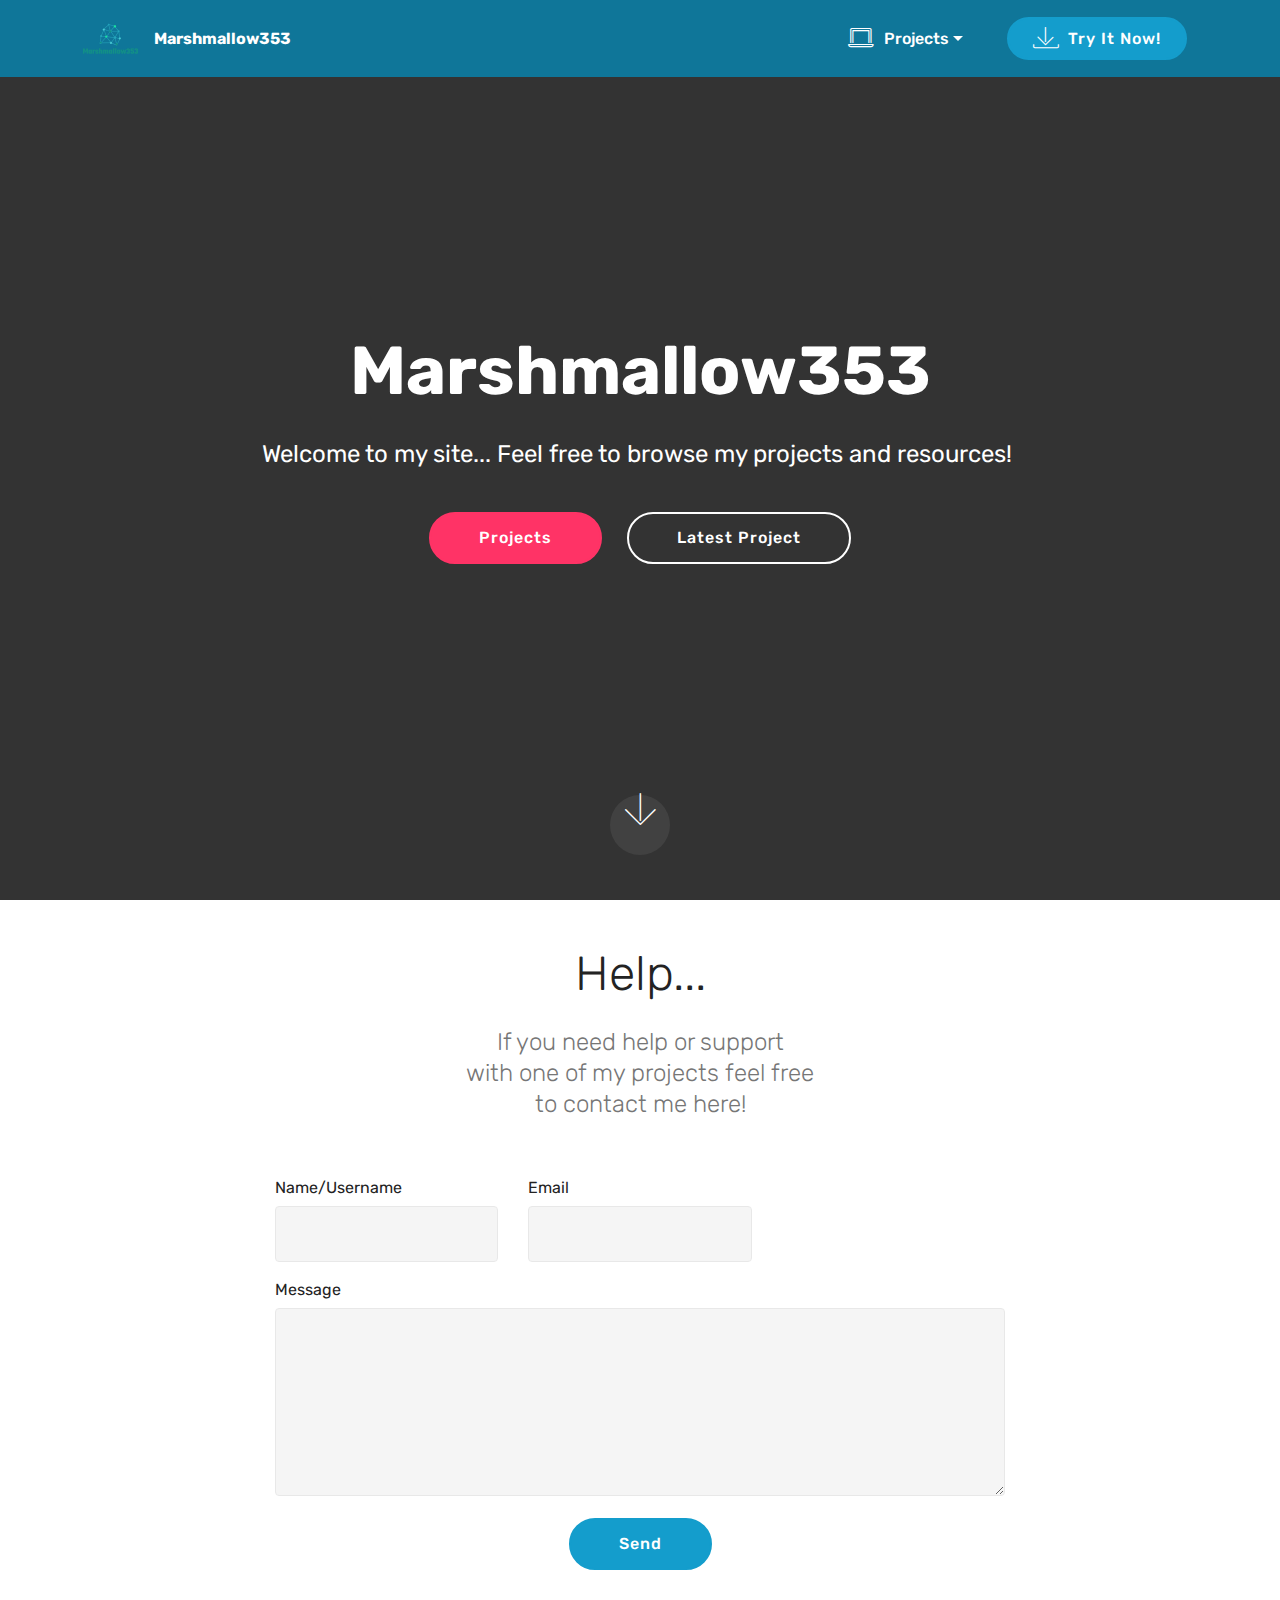
<file: site/content/Websites/index.html>
<!DOCTYPE html>
<html  >
<head>
  <!-- Site made with Mobirise Website Builder v4.12.3, https://mobirise.com -->
  <meta charset="UTF-8">
  <meta http-equiv="X-UA-Compatible" content="IE=edge">
  <meta name="generator" content="Mobirise v4.12.3, mobirise.com">
  <meta name="viewport" content="width=device-width, initial-scale=1, minimum-scale=1">
  <link rel="shortcut icon" href="assets/images/ab399390-df58-4113-ac44-1ea8529a68a1-200x200-122x122.png" type="image/x-icon">
  <meta name="description" content="">
  
  
  <title>Home</title>
  <link rel="stylesheet" href="assets/web/assets/mobirise-icons/mobirise-icons.css">
  <link rel="stylesheet" href="assets/bootstrap/css/bootstrap.min.css">
  <link rel="stylesheet" href="assets/bootstrap/css/bootstrap-grid.min.css">
  <link rel="stylesheet" href="assets/bootstrap/css/bootstrap-reboot.min.css">
  <link rel="stylesheet" href="assets/tether/tether.min.css">
  <link rel="stylesheet" href="assets/dropdown/css/style.css">
  <link rel="stylesheet" href="assets/theme/css/style.css">
  <link rel="preload" as="style" href="assets/mobirise/css/mbr-additional.css"><link rel="stylesheet" href="assets/mobirise/css/mbr-additional.css" type="text/css">
  
  
  
</head>
<body>
  <section class="menu cid-qTkzRZLJNu" once="menu" id="menu1-0">

    

    <nav class="navbar navbar-expand beta-menu navbar-dropdown align-items-center navbar-fixed-top navbar-toggleable-sm">
        <button class="navbar-toggler navbar-toggler-right" type="button" data-toggle="collapse" data-target="#navbarSupportedContent" aria-controls="navbarSupportedContent" aria-expanded="false" aria-label="Toggle navigation">
            <div class="hamburger">
                <span></span>
                <span></span>
                <span></span>
                <span></span>
            </div>
        </button>
        <div class="menu-logo">
            <div class="navbar-brand">
                <span class="navbar-logo">
                    <a href="https://mobirise.com">
                         <img src="assets/images/ab399390-df58-4113-ac44-1ea8529a68a1-200x200-122x122.png" alt="Mobirise" title="" style="height: 3.8rem;">
                    </a>
                </span>
                <span class="navbar-caption-wrap"><a class="navbar-caption text-white display-4" href="index.html">
                        Marshmallow353</a></span>
            </div>
        </div>
        <div class="collapse navbar-collapse" id="navbarSupportedContent">
            <ul class="navbar-nav nav-dropdown" data-app-modern-menu="true"><li class="nav-item">
                    <a class="nav-link link text-white display-4" href="https://mobirise.com">
                        </a>
                </li>
                <li class="nav-item dropdown open"><a class="nav-link link text-white dropdown-toggle display-4" href="https://mobirise.com" data-toggle="dropdown-submenu" aria-expanded="true"><span class="mbri-laptop mbr-iconfont mbr-iconfont-btn"></span>
                        Projects</a><div class="dropdown-menu"><a class="text-white dropdown-item display-4" href="page1.html">Hypixel Auctions</a><a class="text-white dropdown-item display-4" href="page2.html" aria-expanded="true">Reddit Video Maker</a><a class="text-white dropdown-item display-4" href="page3.html" aria-expanded="true">Games</a></div></li><li class="nav-item">
                    <a class="nav-link link text-white display-4" href="https://mobirise.com">
                        </a>
                </li></ul>
            <div class="navbar-buttons mbr-section-btn">
                <a class="btn btn-sm btn-primary display-4" href="https://mobirise.com">
                    <span class="mbri-save mbr-iconfont mbr-iconfont-btn "></span>
                    Try It Now!
                </a>
            </div>
        </div>
    </nav>
</section>

<section class="engine"><a href="https://mobirise.info/n">free simple website templates</a></section><section class="cid-qTkA127IK8 mbr-fullscreen" id="header2-1">

    

    

    <div class="container align-center">
        <div class="row justify-content-md-center">
            <div class="mbr-white col-md-10">
                <h1 class="mbr-section-title mbr-bold pb-3 mbr-fonts-style display-1">
                    Marshmallow353</h1>
                
                <p class="mbr-text pb-3 mbr-fonts-style display-5">Welcome to my site... Feel free to browse my projects and resources!&nbsp;<br></p>
                <div class="mbr-section-btn"><a class="btn btn-md btn-secondary display-4" href="page4.html">Projects</a>
                    <a class="btn btn-md btn-white-outline display-4" href="page1.html">Latest Project</a></div>
            </div>
        </div>
    </div>
    <div class="mbr-arrow hidden-sm-down" aria-hidden="true">
        <a href="#next">
            <i class="mbri-down mbr-iconfont"></i>
        </a>
    </div>
</section>

<section class="mbr-section form1 cid-rTIapX8uAC" id="form1-9">

    

    
    <div class="container">
        <div class="row justify-content-center">
            <div class="title col-12 col-lg-8">
                <h2 class="mbr-section-title align-center pb-3 mbr-fonts-style display-2">Help...</h2>
                <h3 class="mbr-section-subtitle align-center mbr-light pb-3 mbr-fonts-style display-5">
                    If you need help or support<br>with one of my projects feel free<br>to contact me here!</h3>
            </div>
        </div>
    </div>
    <div class="container">
        <div class="row justify-content-center">
            <div class="media-container-column col-lg-8" data-form-type="formoid">
                <!---Formbuilder Form--->
                <form action="https://mobirise.com/" method="POST" class="mbr-form form-with-styler" data-form-title="Mobirise Form"><input type="hidden" name="email" data-form-email="true" value="T+xPQ2aaN5GPuQkj92K96DE1qxbC1htzaX4CtbSCa/ZJ3XNz65c4yvM0yrVFSLMM+iynvECdmtGN3bEjCNCjgmKv4vcxbbjHdQOu6nrE6C2hjjzfSwidlpLbjE7PpMy1">
                    <div class="row">
                        <div hidden="hidden" data-form-alert="" class="alert alert-success col-12">Thanks for filling out the form!</div>
                        <div hidden="hidden" data-form-alert-danger="" class="alert alert-danger col-12">
                        </div>
                    </div>
                    <div class="dragArea row">
                        <div class="col-md-4  form-group" data-for="name">
                            <label for="name-form1-9" class="form-control-label mbr-fonts-style display-7">Name/Username</label>
                            <input type="text" name="name" data-form-field="Name" required="required" class="form-control display-7" id="name-form1-9">
                        </div>
                        <div class="col-md-4  form-group" data-for="email">
                            <label for="email-form1-9" class="form-control-label mbr-fonts-style display-7">Email</label>
                            <input type="email" name="email" data-form-field="Email" required="required" class="form-control display-7" id="email-form1-9">
                        </div>
                        
                        <div data-for="message" class="col-md-12 form-group">
                            <label for="message-form1-9" class="form-control-label mbr-fonts-style display-7">Message</label>
                            <textarea name="message" data-form-field="Message" class="form-control display-7" id="message-form1-9"></textarea>
                        </div>
                        <div class="col-md-12 input-group-btn align-center"><button type="submit" class="btn btn-primary btn-form display-4">Send</button></div>
                    </div>
                </form><!---Formbuilder Form--->
            </div>
        </div>
    </div>
</section>


  <script src="assets/web/assets/jquery/jquery.min.js"></script>
  <script src="assets/popper/popper.min.js"></script>
  <script src="assets/bootstrap/js/bootstrap.min.js"></script>
  <script src="assets/tether/tether.min.js"></script>
  <script src="assets/smoothscroll/smooth-scroll.js"></script>
  <script src="assets/dropdown/js/nav-dropdown.js"></script>
  <script src="assets/dropdown/js/navbar-dropdown.js"></script>
  <script src="assets/touchswipe/jquery.touch-swipe.min.js"></script>
  <script src="assets/theme/js/script.js"></script>
  <script src="assets/formoid/formoid.min.js"></script>
  
  
</body>
</html>
</file>
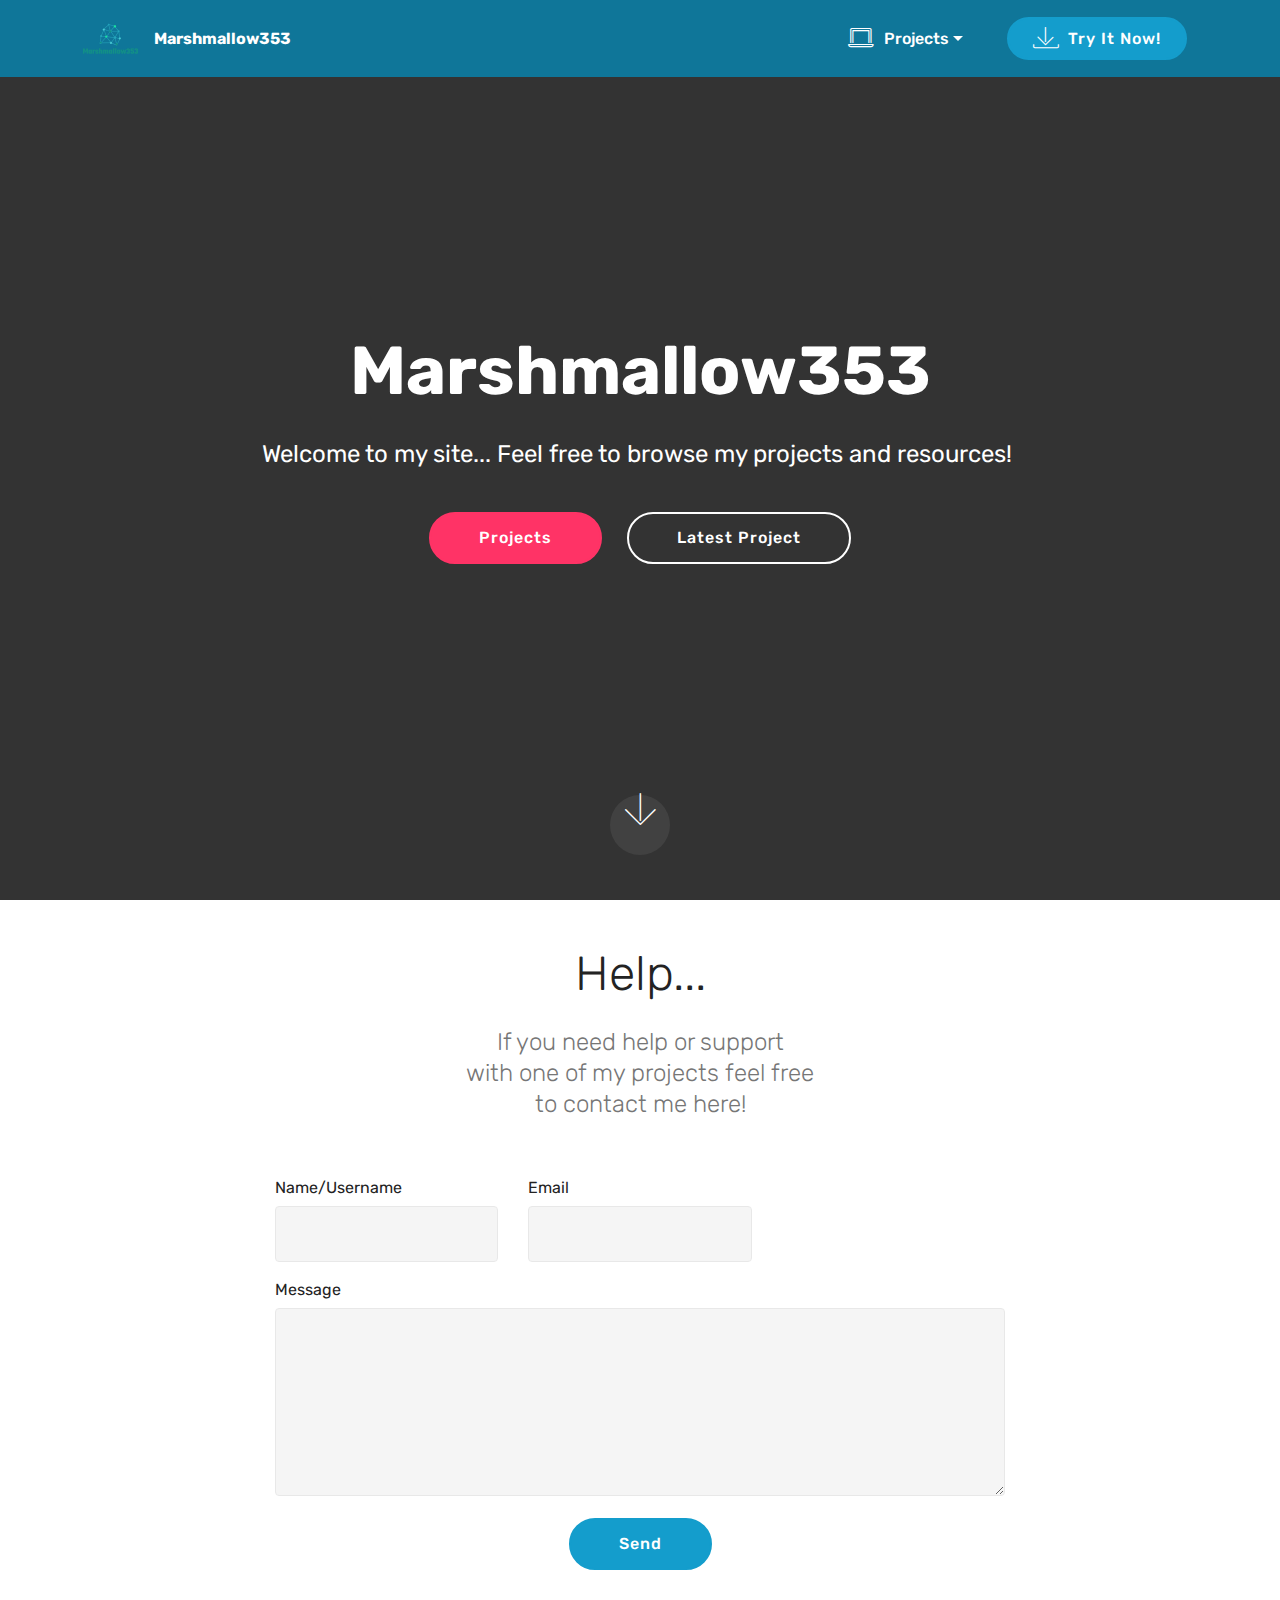
<file: site/content/Websites/home.html>
<!DOCTYPE html>
<html  >
<head>
  <!-- Site made with Mobirise Website Builder v4.12.3, https://mobirise.com -->
  <meta charset="UTF-8">
  <meta http-equiv="X-UA-Compatible" content="IE=edge">
  <meta name="generator" content="Mobirise v4.12.3, mobirise.com">
  <meta name="viewport" content="width=device-width, initial-scale=1, minimum-scale=1">
  <link rel="shortcut icon" href="assets/images/ab399390-df58-4113-ac44-1ea8529a68a1-200x200-122x122.png" type="image/x-icon">
  <meta name="description" content="">
  
  
  <title>Home</title>
  <link rel="stylesheet" href="assets/web/assets/mobirise-icons/mobirise-icons.css">
  <link rel="stylesheet" href="assets/bootstrap/css/bootstrap.min.css">
  <link rel="stylesheet" href="assets/bootstrap/css/bootstrap-grid.min.css">
  <link rel="stylesheet" href="assets/bootstrap/css/bootstrap-reboot.min.css">
  <link rel="stylesheet" href="assets/tether/tether.min.css">
  <link rel="stylesheet" href="assets/dropdown/css/style.css">
  <link rel="stylesheet" href="assets/theme/css/style.css">
  <link rel="preload" as="style" href="assets/mobirise/css/mbr-additional.css"><link rel="stylesheet" href="assets/mobirise/css/mbr-additional.css" type="text/css">
  
  
  
</head>
<body>
  <section class="menu cid-qTkzRZLJNu" once="menu" id="menu1-0">

    

    <nav class="navbar navbar-expand beta-menu navbar-dropdown align-items-center navbar-fixed-top navbar-toggleable-sm">
        <button class="navbar-toggler navbar-toggler-right" type="button" data-toggle="collapse" data-target="#navbarSupportedContent" aria-controls="navbarSupportedContent" aria-expanded="false" aria-label="Toggle navigation">
            <div class="hamburger">
                <span></span>
                <span></span>
                <span></span>
                <span></span>
            </div>
        </button>
        <div class="menu-logo">
            <div class="navbar-brand">
                <span class="navbar-logo">
                    <a href="https://mobirise.com">
                         <img src="assets/images/ab399390-df58-4113-ac44-1ea8529a68a1-200x200-122x122.png" alt="Mobirise" title="" style="height: 3.8rem;">
                    </a>
                </span>
                <span class="navbar-caption-wrap"><a class="navbar-caption text-white display-4" href="index.html">
                        Marshmallow353</a></span>
            </div>
        </div>
        <div class="collapse navbar-collapse" id="navbarSupportedContent">
            <ul class="navbar-nav nav-dropdown" data-app-modern-menu="true"><li class="nav-item">
                    <a class="nav-link link text-white display-4" href="https://mobirise.com">
                        </a>
                </li>
                <li class="nav-item dropdown open"><a class="nav-link link text-white dropdown-toggle display-4" href="https://mobirise.com" data-toggle="dropdown-submenu" aria-expanded="true"><span class="mbri-laptop mbr-iconfont mbr-iconfont-btn"></span>
                        Projects</a><div class="dropdown-menu"><a class="text-white dropdown-item display-4" href="page1.html">Hypixel Auctions</a><a class="text-white dropdown-item display-4" href="page2.html" aria-expanded="true">Reddit Video Maker</a><a class="text-white dropdown-item display-4" href="page3.html" aria-expanded="true">Games</a></div></li><li class="nav-item">
                    <a class="nav-link link text-white display-4" href="https://mobirise.com">
                        </a>
                </li></ul>
            <div class="navbar-buttons mbr-section-btn">
                <a class="btn btn-sm btn-primary display-4" href="https://mobirise.com">
                    <span class="mbri-save mbr-iconfont mbr-iconfont-btn "></span>
                    Try It Now!
                </a>
            </div>
        </div>
    </nav>
</section>

<section class="engine"><a href="https://mobirise.info/n">free simple website templates</a></section><section class="cid-qTkA127IK8 mbr-fullscreen" id="header2-1">

    

    

    <div class="container align-center">
        <div class="row justify-content-md-center">
            <div class="mbr-white col-md-10">
                <h1 class="mbr-section-title mbr-bold pb-3 mbr-fonts-style display-1">
                    Marshmallow353</h1>
                
                <p class="mbr-text pb-3 mbr-fonts-style display-5">Welcome to my site... Feel free to browse my projects and resources!&nbsp;<br></p>
                <div class="mbr-section-btn"><a class="btn btn-md btn-secondary display-4" href="page4.html">Projects</a>
                    <a class="btn btn-md btn-white-outline display-4" href="page1.html">Latest Project</a></div>
            </div>
        </div>
    </div>
    <div class="mbr-arrow hidden-sm-down" aria-hidden="true">
        <a href="#next">
            <i class="mbri-down mbr-iconfont"></i>
        </a>
    </div>
</section>

<section class="mbr-section form1 cid-rTIapX8uAC" id="form1-9">

    

    
    <div class="container">
        <div class="row justify-content-center">
            <div class="title col-12 col-lg-8">
                <h2 class="mbr-section-title align-center pb-3 mbr-fonts-style display-2">Help...</h2>
                <h3 class="mbr-section-subtitle align-center mbr-light pb-3 mbr-fonts-style display-5">
                    If you need help or support<br>with one of my projects feel free<br>to contact me here!</h3>
            </div>
        </div>
    </div>
    <div class="container">
        <div class="row justify-content-center">
            <div class="media-container-column col-lg-8" data-form-type="formoid">
                <!---Formbuilder Form--->
                <form action="https://mobirise.com/" method="POST" class="mbr-form form-with-styler" data-form-title="Mobirise Form"><input type="hidden" name="email" data-form-email="true" value="T+xPQ2aaN5GPuQkj92K96DE1qxbC1htzaX4CtbSCa/ZJ3XNz65c4yvM0yrVFSLMM+iynvECdmtGN3bEjCNCjgmKv4vcxbbjHdQOu6nrE6C2hjjzfSwidlpLbjE7PpMy1">
                    <div class="row">
                        <div hidden="hidden" data-form-alert="" class="alert alert-success col-12">Thanks for filling out the form!</div>
                        <div hidden="hidden" data-form-alert-danger="" class="alert alert-danger col-12">
                        </div>
                    </div>
                    <div class="dragArea row">
                        <div class="col-md-4  form-group" data-for="name">
                            <label for="name-form1-9" class="form-control-label mbr-fonts-style display-7">Name/Username</label>
                            <input type="text" name="name" data-form-field="Name" required="required" class="form-control display-7" id="name-form1-9">
                        </div>
                        <div class="col-md-4  form-group" data-for="email">
                            <label for="email-form1-9" class="form-control-label mbr-fonts-style display-7">Email</label>
                            <input type="email" name="email" data-form-field="Email" required="required" class="form-control display-7" id="email-form1-9">
                        </div>
                        
                        <div data-for="message" class="col-md-12 form-group">
                            <label for="message-form1-9" class="form-control-label mbr-fonts-style display-7">Message</label>
                            <textarea name="message" data-form-field="Message" class="form-control display-7" id="message-form1-9"></textarea>
                        </div>
                        <div class="col-md-12 input-group-btn align-center"><button type="submit" class="btn btn-primary btn-form display-4">Send</button></div>
                    </div>
                </form><!---Formbuilder Form--->
            </div>
        </div>
    </div>
</section>


  <script src="assets/web/assets/jquery/jquery.min.js"></script>
  <script src="assets/popper/popper.min.js"></script>
  <script src="assets/bootstrap/js/bootstrap.min.js"></script>
  <script src="assets/tether/tether.min.js"></script>
  <script src="assets/smoothscroll/smooth-scroll.js"></script>
  <script src="assets/dropdown/js/nav-dropdown.js"></script>
  <script src="assets/dropdown/js/navbar-dropdown.js"></script>
  <script src="assets/touchswipe/jquery.touch-swipe.min.js"></script>
  <script src="assets/theme/js/script.js"></script>
  <script src="assets/formoid/formoid.min.js"></script>
  
  
</body>
</html>
</file>
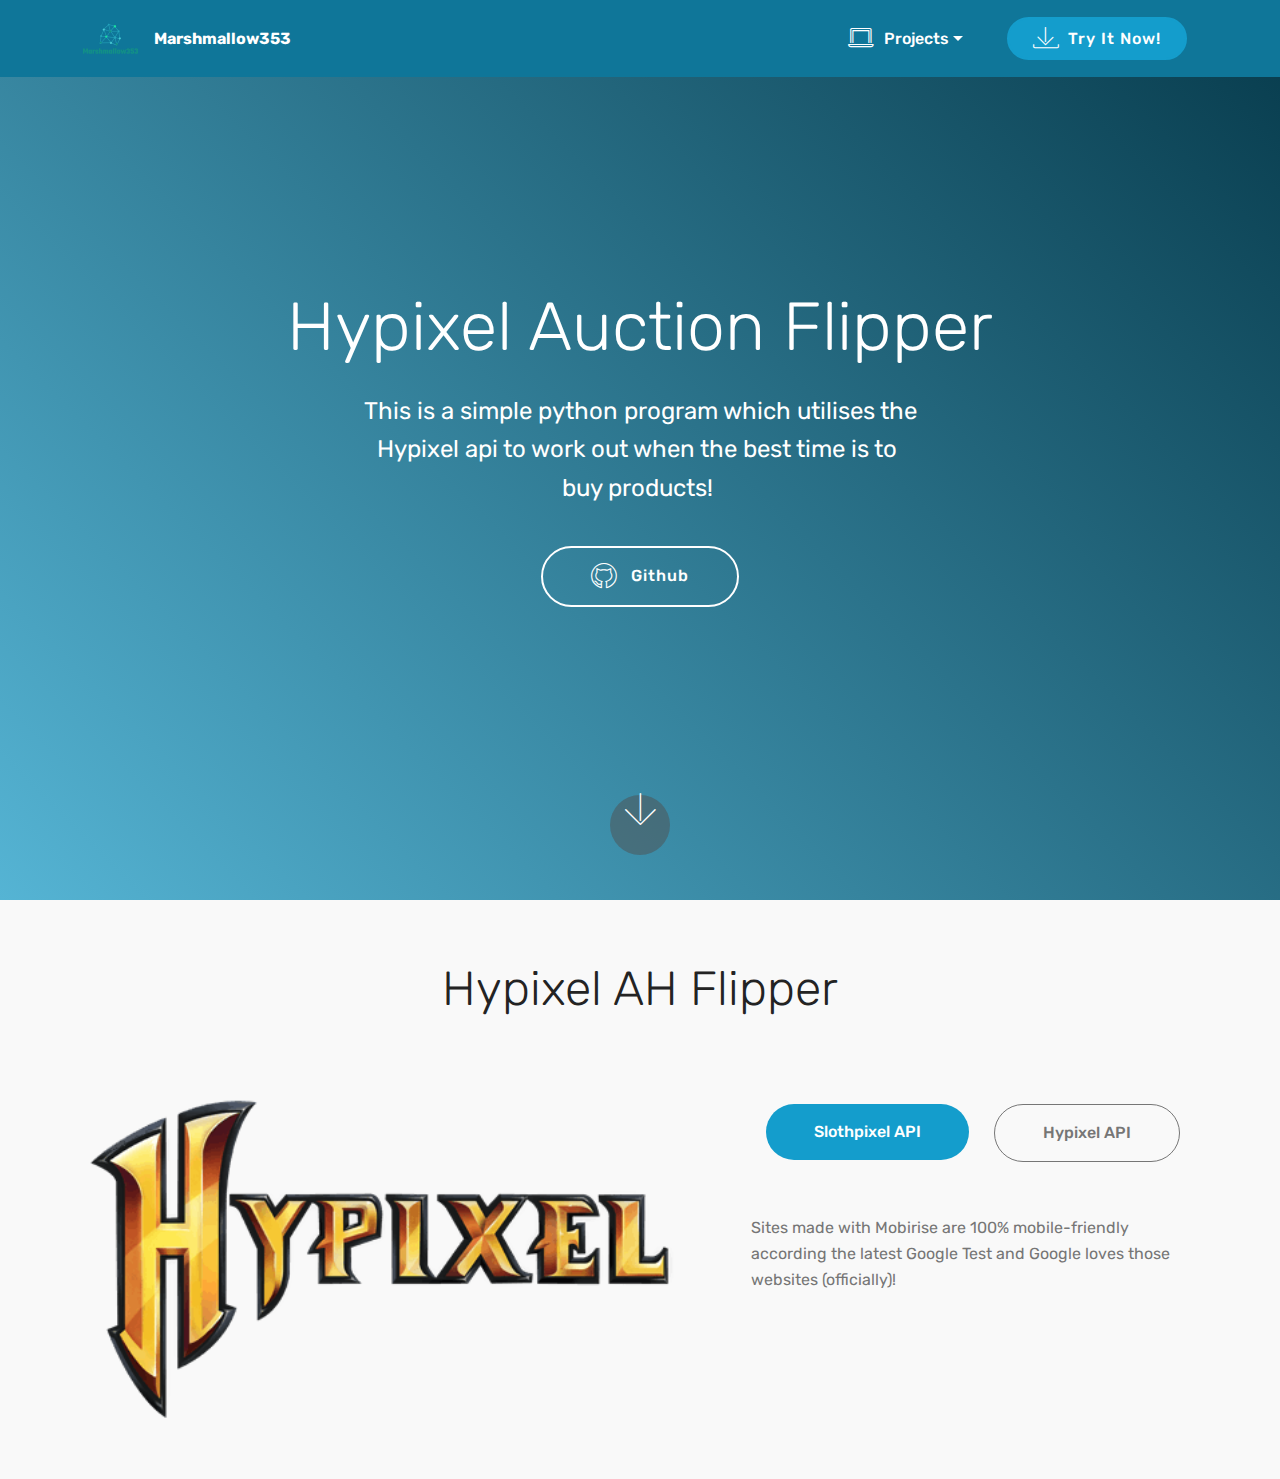
<file: site/content/Websites/page1.html>
<!DOCTYPE html>
<html  >
<head>
  <!-- Site made with Mobirise Website Builder v4.12.3, https://mobirise.com -->
  <meta charset="UTF-8">
  <meta http-equiv="X-UA-Compatible" content="IE=edge">
  <meta name="generator" content="Mobirise v4.12.3, mobirise.com">
  <meta name="viewport" content="width=device-width, initial-scale=1, minimum-scale=1">
  <link rel="shortcut icon" href="assets/images/ab399390-df58-4113-ac44-1ea8529a68a1-200x200-122x122.png" type="image/x-icon">
  <meta name="description" content="Web Page Creator Description">
  
  
  <title>Hypixel Auction Flipper</title>
  <link rel="stylesheet" href="assets/web/assets/mobirise-icons/mobirise-icons.css">
  <link rel="stylesheet" href="assets/bootstrap/css/bootstrap.min.css">
  <link rel="stylesheet" href="assets/bootstrap/css/bootstrap-grid.min.css">
  <link rel="stylesheet" href="assets/bootstrap/css/bootstrap-reboot.min.css">
  <link rel="stylesheet" href="assets/tether/tether.min.css">
  <link rel="stylesheet" href="assets/dropdown/css/style.css">
  <link rel="stylesheet" href="assets/theme/css/style.css">
  <link rel="preload" as="style" href="assets/mobirise/css/mbr-additional.css"><link rel="stylesheet" href="assets/mobirise/css/mbr-additional.css" type="text/css">
  
  
  
</head>
<body>
  <section class="menu cid-qTkzRZLJNu" once="menu" id="menu1-3">

    

    <nav class="navbar navbar-expand beta-menu navbar-dropdown align-items-center navbar-fixed-top navbar-toggleable-sm">
        <button class="navbar-toggler navbar-toggler-right" type="button" data-toggle="collapse" data-target="#navbarSupportedContent" aria-controls="navbarSupportedContent" aria-expanded="false" aria-label="Toggle navigation">
            <div class="hamburger">
                <span></span>
                <span></span>
                <span></span>
                <span></span>
            </div>
        </button>
        <div class="menu-logo">
            <div class="navbar-brand">
                <span class="navbar-logo">
                    <a href="https://mobirise.com">
                         <img src="assets/images/ab399390-df58-4113-ac44-1ea8529a68a1-200x200-122x122.png" alt="Mobirise" title="" style="height: 3.8rem;">
                    </a>
                </span>
                <span class="navbar-caption-wrap"><a class="navbar-caption text-white display-4" href="index.html">
                        Marshmallow353</a></span>
            </div>
        </div>
        <div class="collapse navbar-collapse" id="navbarSupportedContent">
            <ul class="navbar-nav nav-dropdown" data-app-modern-menu="true"><li class="nav-item">
                    <a class="nav-link link text-white display-4" href="https://mobirise.com">
                        </a>
                </li>
                <li class="nav-item dropdown open"><a class="nav-link link text-white dropdown-toggle display-4" href="https://mobirise.com" data-toggle="dropdown-submenu" aria-expanded="true"><span class="mbri-laptop mbr-iconfont mbr-iconfont-btn"></span>
                        Projects</a><div class="dropdown-menu"><a class="text-white dropdown-item display-4" href="page1.html">Hypixel Auctions</a><a class="text-white dropdown-item display-4" href="page2.html" aria-expanded="true">Reddit Video Maker</a><a class="text-white dropdown-item display-4" href="page3.html" aria-expanded="true">Games</a></div></li><li class="nav-item">
                    <a class="nav-link link text-white display-4" href="https://mobirise.com">
                        </a>
                </li></ul>
            <div class="navbar-buttons mbr-section-btn">
                <a class="btn btn-sm btn-primary display-4" href="https://mobirise.com">
                    <span class="mbri-save mbr-iconfont mbr-iconfont-btn "></span>
                    Try It Now!
                </a>
            </div>
        </div>
    </nav>
</section>

<section class="engine"><a href="https://mobirise.info/k">how to develop your own website</a></section><section class="header5 cid-rTI3n9Zhb8 mbr-fullscreen" id="header5-4">

    

    
    <div class="container">
        <div class="row justify-content-center">
            <div class="mbr-white col-md-10">
                <h1 class="mbr-section-title align-center pb-3 mbr-fonts-style display-1">
                    Hypixel Auction Flipper</h1>
                <p class="mbr-text align-center display-5 pb-3 mbr-fonts-style">
                   This is a simple python program which utilises the<br>Hypixel api to work out when the best time is to&nbsp;<br>buy products!&nbsp;</p>
                <div class="mbr-section-btn align-center"><a class="btn btn-md btn-white-outline display-4" href="https://mobirise.co"><span class="mbri-github mbr-iconfont mbr-iconfont-btn"></span>Github</a></div>
            </div>
        </div>
    </div>

    <div class="mbr-arrow hidden-sm-down" aria-hidden="true">
        <a href="#next">
            <i class="mbri-down mbr-iconfont"></i>
        </a>
    </div>
</section>

<section class="tabs4 cid-rTI3wdxDMz" id="tabs4-5">

    

    

    <div class="container">
        <h2 class="mbr-section-title align-center pb-3 mbr-fonts-style display-2">Hypixel AH Flipper</h2>
        

        <div class="media-container-row mt-5 pt-3">
            <div class="mbr-figure" style="width: 60%;">
                <img src="assets/images/header-logo-450x240.png" alt="Mobirise" title="">
            </div>
            <div class="tabs-container">
                <ul class="nav nav-tabs" role="tablist">
                    <li class="nav-item"><a class="nav-link mbr-fonts-style show active display-7" role="tab" data-toggle="tab" href="#tabs4-5_tab0" aria-selected="true">Slothpixel API</a></li>
                    <li class="nav-item"><a class="nav-link mbr-fonts-style show active display-7" role="tab" data-toggle="tab" href="#tabs4-5_tab1" aria-selected="true">Hypixel API</a></li>
                    
                    
                    
                    
                </ul>
                <div class="tab-content">
                    <div id="tab1" class="tab-pane in active" role="tabpanel">
                        <div class="row">
                            <div class="col-md-12">
                                <p class="mbr-text py-5 mbr-fonts-style display-7">
                                    Sites made with Mobirise are 100% mobile-friendly according the latest Google Test and Google loves those websites (officially)!
                                </p>
                            </div>
                        </div>
                    </div>
                    <div id="tab2" class="tab-pane" role="tabpanel">
                        <div class="row">
                            <div class="col-md-12">
                                <p class="mbr-text py-5 mbr-fonts-style display-7">
                                    Using these two API's I have created the ultimate solution to reliable and efficient AH flipping method in the community!</p>
                            </div>
                        </div>
                    </div>
                    <div id="tab3" class="tab-pane" role="tabpanel">
                        <div class="row">
                            <div class="col-md-12">
                                <p class="mbr-text py-5 mbr-fonts-style display-7">
                                    Choose from the large selection of latest pre-made blocks - full-screen intro, bootstrap carousel, content slider, responsive image gallery with lightbox, parallax scrolling, video backgrounds, hamburger menu, sticky header and more.
                                </p>
                            </div>
                        </div>
                    </div>
                    <div id="tab4" class="tab-pane" role="tabpanel">
                        <div class="row">
                            <div class="col-md-12">
                                <p class="mbr-text py-5 mbr-fonts-style display-7">
                                    Sites made with Mobirise are 100% mobile-friendly according the latest Google Test and Google loves those websites (officially)!
                                </p>
                            </div>
                        </div>
                    </div>
                    <div id="tab5" class="tab-pane" role="tabpanel">
                        <div class="row">
                            <div class="col-md-12">
                                <p class="mbr-text py-5 mbr-fonts-style display-7">
                                    Mobirise themes are based on Bootstrap 3 and Bootstrap 4 - most powerful mobile first framework. Now, even if you're not code-savvy, you can be a part of an exciting growing bootstrap community.
                                </p>
                            </div>
                        </div>
                    </div>
                    <div id="tab6" class="tab-pane" role="tabpanel">
                        <div class="row">
                            <div class="col-md-12">
                                <p class="mbr-text py-5 mbr-fonts-style display-7">
                                    Choose from the large selection of latest pre-made blocks - full-screen intro, bootstrap carousel, content slider, responsive image gallery with lightbox, parallax scrolling, video backgrounds, hamburger menu, sticky header and more.
                                </p>
                            </div>
                        </div>
                    </div>
                </div>
            </div>
        </div>
    </div>
</section>


  <script src="assets/web/assets/jquery/jquery.min.js"></script>
  <script src="assets/popper/popper.min.js"></script>
  <script src="assets/bootstrap/js/bootstrap.min.js"></script>
  <script src="assets/tether/tether.min.js"></script>
  <script src="assets/smoothscroll/smooth-scroll.js"></script>
  <script src="assets/dropdown/js/nav-dropdown.js"></script>
  <script src="assets/dropdown/js/navbar-dropdown.js"></script>
  <script src="assets/touchswipe/jquery.touch-swipe.min.js"></script>
  <script src="assets/mbr-tabs/mbr-tabs.js"></script>
  <script src="assets/theme/js/script.js"></script>
  
  
</body>
</html>
</file>
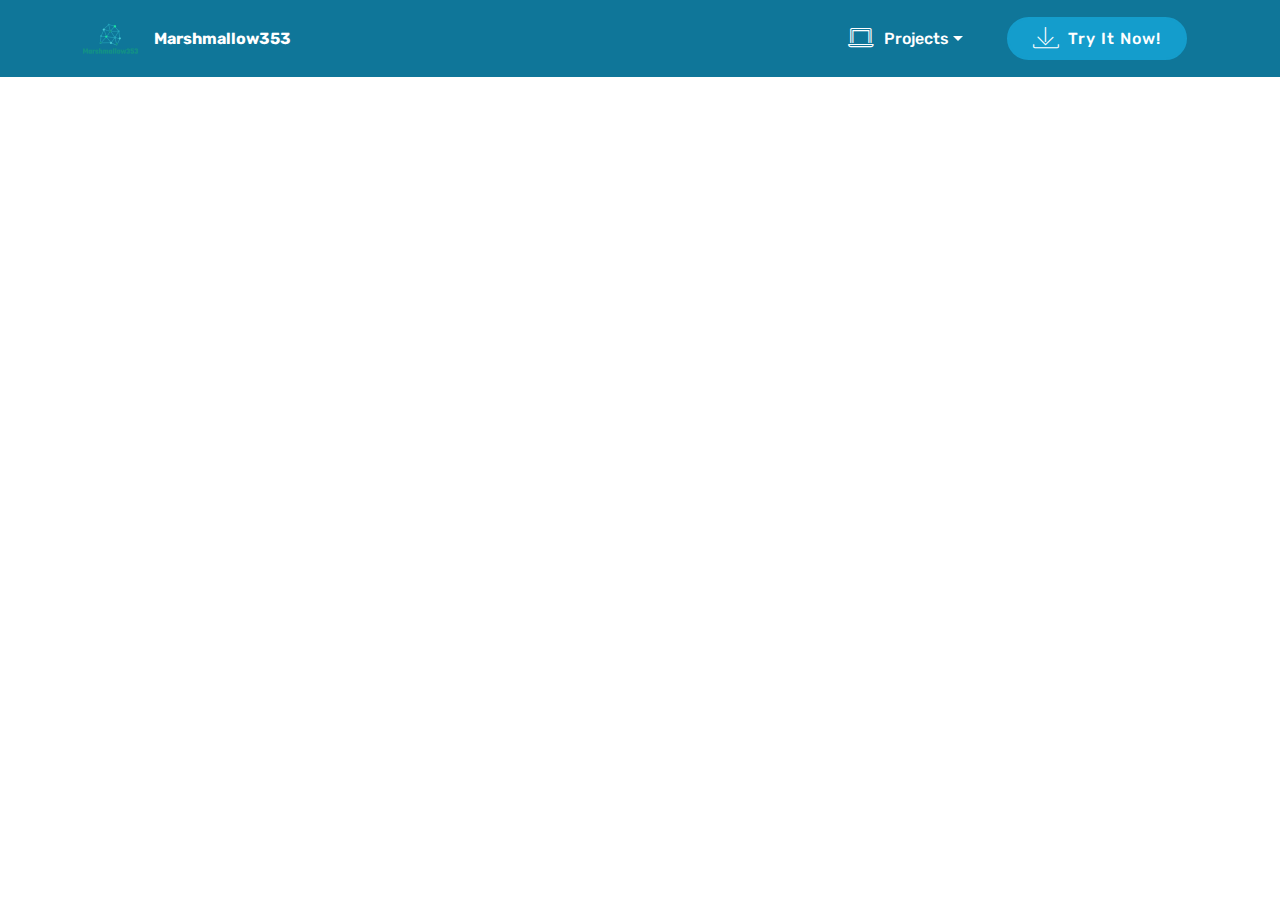
<file: site/content/Websites/page2.html>
<!DOCTYPE html>
<html  >
<head>
  <!-- Site made with Mobirise Website Builder v4.12.3, https://mobirise.com -->
  <meta charset="UTF-8">
  <meta http-equiv="X-UA-Compatible" content="IE=edge">
  <meta name="generator" content="Mobirise v4.12.3, mobirise.com">
  <meta name="viewport" content="width=device-width, initial-scale=1, minimum-scale=1">
  <link rel="shortcut icon" href="assets/images/ab399390-df58-4113-ac44-1ea8529a68a1-200x200-122x122.png" type="image/x-icon">
  <meta name="description" content="Website Generator Description">
  
  
  <title>Reddit Video Maker</title>
  <link rel="stylesheet" href="assets/web/assets/mobirise-icons/mobirise-icons.css">
  <link rel="stylesheet" href="assets/bootstrap/css/bootstrap.min.css">
  <link rel="stylesheet" href="assets/bootstrap/css/bootstrap-grid.min.css">
  <link rel="stylesheet" href="assets/bootstrap/css/bootstrap-reboot.min.css">
  <link rel="stylesheet" href="assets/tether/tether.min.css">
  <link rel="stylesheet" href="assets/dropdown/css/style.css">
  <link rel="stylesheet" href="assets/theme/css/style.css">
  <link rel="preload" as="style" href="assets/mobirise/css/mbr-additional.css"><link rel="stylesheet" href="assets/mobirise/css/mbr-additional.css" type="text/css">
  
  
  
</head>
<body>
  <section class="menu cid-qTkzRZLJNu" once="menu" id="menu1-6">

    

    <nav class="navbar navbar-expand beta-menu navbar-dropdown align-items-center navbar-fixed-top navbar-toggleable-sm">
        <button class="navbar-toggler navbar-toggler-right" type="button" data-toggle="collapse" data-target="#navbarSupportedContent" aria-controls="navbarSupportedContent" aria-expanded="false" aria-label="Toggle navigation">
            <div class="hamburger">
                <span></span>
                <span></span>
                <span></span>
                <span></span>
            </div>
        </button>
        <div class="menu-logo">
            <div class="navbar-brand">
                <span class="navbar-logo">
                    <a href="https://mobirise.com">
                         <img src="assets/images/ab399390-df58-4113-ac44-1ea8529a68a1-200x200-122x122.png" alt="Mobirise" title="" style="height: 3.8rem;">
                    </a>
                </span>
                <span class="navbar-caption-wrap"><a class="navbar-caption text-white display-4" href="index.html">
                        Marshmallow353</a></span>
            </div>
        </div>
        <div class="collapse navbar-collapse" id="navbarSupportedContent">
            <ul class="navbar-nav nav-dropdown" data-app-modern-menu="true"><li class="nav-item">
                    <a class="nav-link link text-white display-4" href="https://mobirise.com">
                        </a>
                </li>
                <li class="nav-item dropdown open"><a class="nav-link link text-white dropdown-toggle display-4" href="https://mobirise.com" data-toggle="dropdown-submenu" aria-expanded="true"><span class="mbri-laptop mbr-iconfont mbr-iconfont-btn"></span>
                        Projects</a><div class="dropdown-menu"><a class="text-white dropdown-item display-4" href="page1.html">Hypixel Auctions</a><a class="text-white dropdown-item display-4" href="page2.html" aria-expanded="true">Reddit Video Maker</a><a class="text-white dropdown-item display-4" href="page3.html" aria-expanded="true">Games</a></div></li><li class="nav-item">
                    <a class="nav-link link text-white display-4" href="https://mobirise.com">
                        </a>
                </li></ul>
            <div class="navbar-buttons mbr-section-btn">
                <a class="btn btn-sm btn-primary display-4" href="https://mobirise.com">
                    <span class="mbri-save mbr-iconfont mbr-iconfont-btn "></span>
                    Try It Now!
                </a>
            </div>
        </div>
    </nav>
</section>


  <section class="engine"><a href="https://mobirise.info/w">html5 templates</a></section><script src="assets/web/assets/jquery/jquery.min.js"></script>
  <script src="assets/popper/popper.min.js"></script>
  <script src="assets/bootstrap/js/bootstrap.min.js"></script>
  <script src="assets/tether/tether.min.js"></script>
  <script src="assets/smoothscroll/smooth-scroll.js"></script>
  <script src="assets/dropdown/js/nav-dropdown.js"></script>
  <script src="assets/dropdown/js/navbar-dropdown.js"></script>
  <script src="assets/touchswipe/jquery.touch-swipe.min.js"></script>
  <script src="assets/theme/js/script.js"></script>
  
  
</body>
</html>
</file>
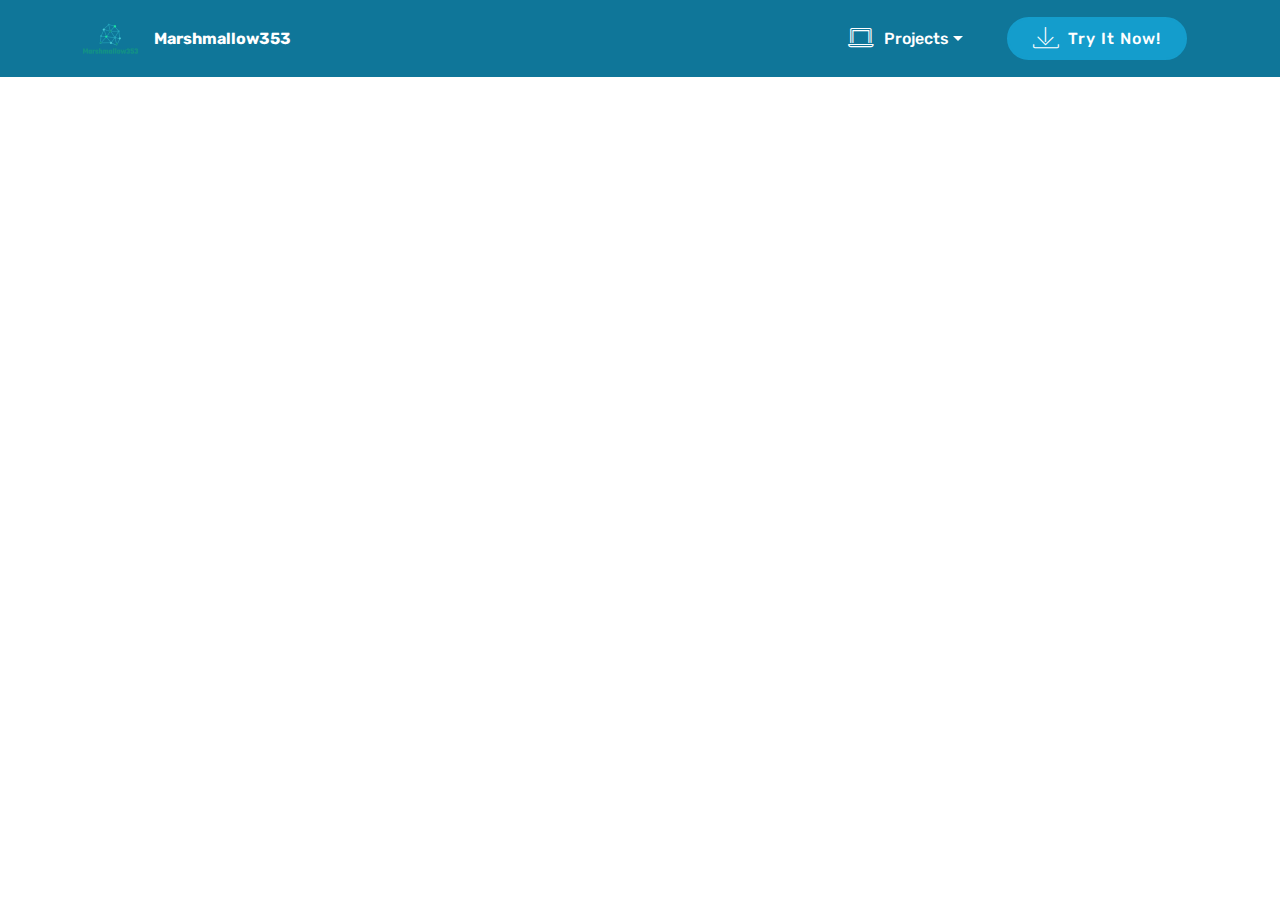
<file: site/content/Websites/page3.html>
<!DOCTYPE html>
<html  >
<head>
  <!-- Site made with Mobirise Website Builder v4.12.3, https://mobirise.com -->
  <meta charset="UTF-8">
  <meta http-equiv="X-UA-Compatible" content="IE=edge">
  <meta name="generator" content="Mobirise v4.12.3, mobirise.com">
  <meta name="viewport" content="width=device-width, initial-scale=1, minimum-scale=1">
  <link rel="shortcut icon" href="assets/images/ab399390-df58-4113-ac44-1ea8529a68a1-200x200-122x122.png" type="image/x-icon">
  <meta name="description" content="Web Builder Description">
  
  
  <title>Games</title>
  <link rel="stylesheet" href="assets/web/assets/mobirise-icons/mobirise-icons.css">
  <link rel="stylesheet" href="assets/bootstrap/css/bootstrap.min.css">
  <link rel="stylesheet" href="assets/bootstrap/css/bootstrap-grid.min.css">
  <link rel="stylesheet" href="assets/bootstrap/css/bootstrap-reboot.min.css">
  <link rel="stylesheet" href="assets/tether/tether.min.css">
  <link rel="stylesheet" href="assets/dropdown/css/style.css">
  <link rel="stylesheet" href="assets/theme/css/style.css">
  <link rel="preload" as="style" href="assets/mobirise/css/mbr-additional.css"><link rel="stylesheet" href="assets/mobirise/css/mbr-additional.css" type="text/css">
  
  
  
</head>
<body>
  <section class="menu cid-qTkzRZLJNu" once="menu" id="menu1-7">

    

    <nav class="navbar navbar-expand beta-menu navbar-dropdown align-items-center navbar-fixed-top navbar-toggleable-sm">
        <button class="navbar-toggler navbar-toggler-right" type="button" data-toggle="collapse" data-target="#navbarSupportedContent" aria-controls="navbarSupportedContent" aria-expanded="false" aria-label="Toggle navigation">
            <div class="hamburger">
                <span></span>
                <span></span>
                <span></span>
                <span></span>
            </div>
        </button>
        <div class="menu-logo">
            <div class="navbar-brand">
                <span class="navbar-logo">
                    <a href="https://mobirise.com">
                         <img src="assets/images/ab399390-df58-4113-ac44-1ea8529a68a1-200x200-122x122.png" alt="Mobirise" title="" style="height: 3.8rem;">
                    </a>
                </span>
                <span class="navbar-caption-wrap"><a class="navbar-caption text-white display-4" href="https://mobirise.com">
                        Marshmallow353</a></span>
            </div>
        </div>
        <div class="collapse navbar-collapse" id="navbarSupportedContent">
            <ul class="navbar-nav nav-dropdown" data-app-modern-menu="true"><li class="nav-item">
                    <a class="nav-link link text-white display-4" href="https://mobirise.com">
                        </a>
                </li>
                <li class="nav-item dropdown open"><a class="nav-link link text-white dropdown-toggle display-4" href="https://mobirise.com" data-toggle="dropdown-submenu" aria-expanded="true"><span class="mbri-laptop mbr-iconfont mbr-iconfont-btn"></span>
                        Projects</a><div class="dropdown-menu"><a class="text-white dropdown-item display-4" href="page1.html">Hypixel Auctions</a><a class="text-white dropdown-item display-4" href="page2.html" aria-expanded="true">Reddit Video Maker</a><a class="text-white dropdown-item display-4" href="page3.html" aria-expanded="true">Games</a></div></li><li class="nav-item">
                    <a class="nav-link link text-white display-4" href="https://mobirise.com">
                        </a>
                </li></ul>
            <div class="navbar-buttons mbr-section-btn">
                <a class="btn btn-sm btn-primary display-4" href="https://mobirise.com">
                    <span class="mbri-save mbr-iconfont mbr-iconfont-btn "></span>
                    Try It Now!
                </a>
            </div>
        </div>
    </nav>
</section>


  <section class="engine"><a href="https://mobirise.info/c">free website builder</a></section><script src="assets/web/assets/jquery/jquery.min.js"></script>
  <script src="assets/popper/popper.min.js"></script>
  <script src="assets/bootstrap/js/bootstrap.min.js"></script>
  <script src="assets/tether/tether.min.js"></script>
  <script src="assets/smoothscroll/smooth-scroll.js"></script>
  <script src="assets/dropdown/js/nav-dropdown.js"></script>
  <script src="assets/dropdown/js/navbar-dropdown.js"></script>
  <script src="assets/touchswipe/jquery.touch-swipe.min.js"></script>
  <script src="assets/theme/js/script.js"></script>
  
  
</body>
</html>
</file>
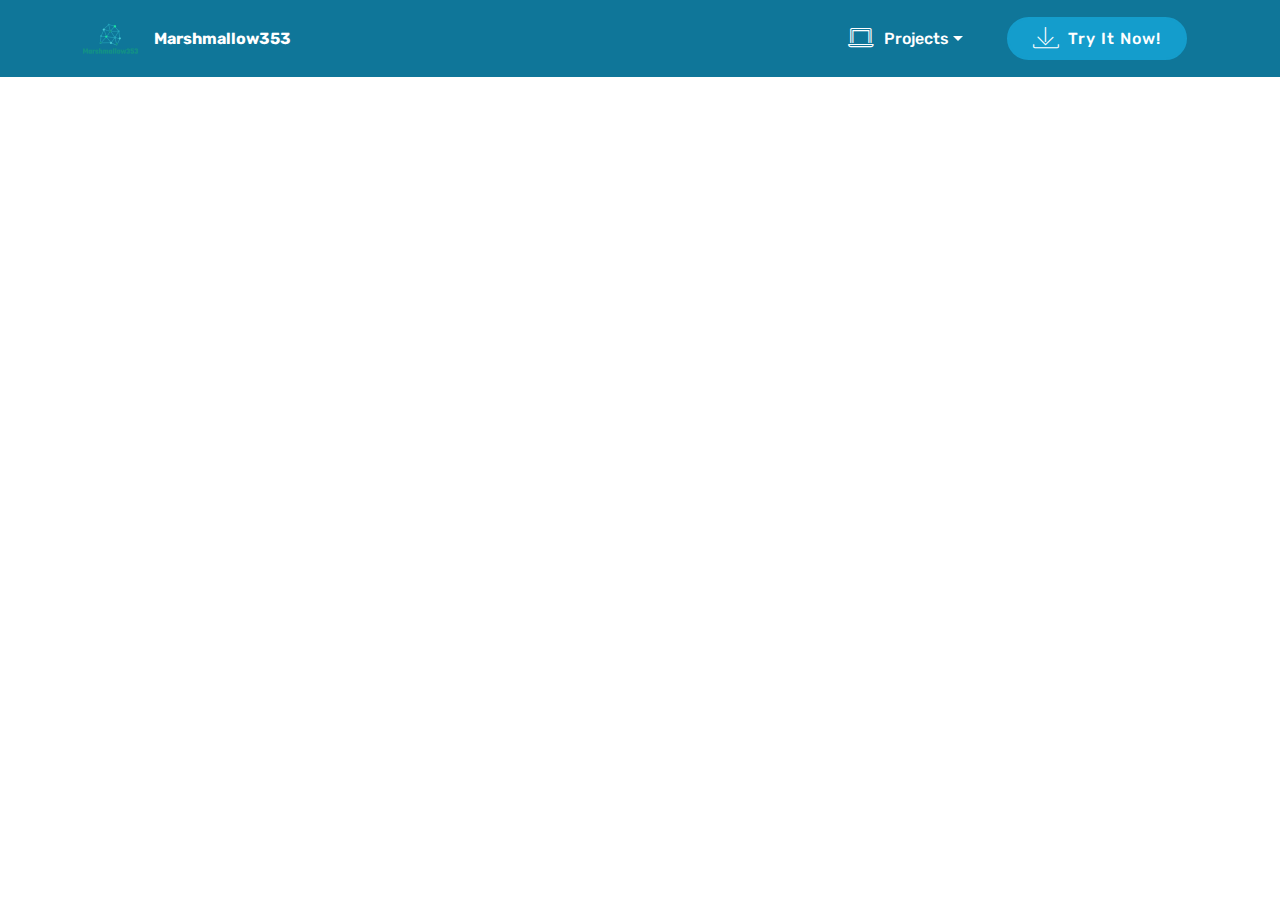
<file: site/content/Websites/page4.html>
<!DOCTYPE html>
<html  >
<head>
  <!-- Site made with Mobirise Website Builder v4.12.3, https://mobirise.com -->
  <meta charset="UTF-8">
  <meta http-equiv="X-UA-Compatible" content="IE=edge">
  <meta name="generator" content="Mobirise v4.12.3, mobirise.com">
  <meta name="viewport" content="width=device-width, initial-scale=1, minimum-scale=1">
  <link rel="shortcut icon" href="assets/images/ab399390-df58-4113-ac44-1ea8529a68a1-200x200-122x122.png" type="image/x-icon">
  <meta name="description" content="Web Page Builder Description">
  
  
  <title>Projects</title>
  <link rel="stylesheet" href="assets/web/assets/mobirise-icons/mobirise-icons.css">
  <link rel="stylesheet" href="assets/bootstrap/css/bootstrap.min.css">
  <link rel="stylesheet" href="assets/bootstrap/css/bootstrap-grid.min.css">
  <link rel="stylesheet" href="assets/bootstrap/css/bootstrap-reboot.min.css">
  <link rel="stylesheet" href="assets/tether/tether.min.css">
  <link rel="stylesheet" href="assets/dropdown/css/style.css">
  <link rel="stylesheet" href="assets/theme/css/style.css">
  <link rel="preload" as="style" href="assets/mobirise/css/mbr-additional.css"><link rel="stylesheet" href="assets/mobirise/css/mbr-additional.css" type="text/css">
  
  
  
</head>
<body>
  <section class="menu cid-qTkzRZLJNu" once="menu" id="menu1-8">

    

    <nav class="navbar navbar-expand beta-menu navbar-dropdown align-items-center navbar-fixed-top navbar-toggleable-sm">
        <button class="navbar-toggler navbar-toggler-right" type="button" data-toggle="collapse" data-target="#navbarSupportedContent" aria-controls="navbarSupportedContent" aria-expanded="false" aria-label="Toggle navigation">
            <div class="hamburger">
                <span></span>
                <span></span>
                <span></span>
                <span></span>
            </div>
        </button>
        <div class="menu-logo">
            <div class="navbar-brand">
                <span class="navbar-logo">
                    <a href="https://mobirise.com">
                         <img src="assets/images/ab399390-df58-4113-ac44-1ea8529a68a1-200x200-122x122.png" alt="Mobirise" title="" style="height: 3.8rem;">
                    </a>
                </span>
                <span class="navbar-caption-wrap"><a class="navbar-caption text-white display-4" href="index.html">
                        Marshmallow353</a></span>
            </div>
        </div>
        <div class="collapse navbar-collapse" id="navbarSupportedContent">
            <ul class="navbar-nav nav-dropdown" data-app-modern-menu="true"><li class="nav-item">
                    <a class="nav-link link text-white display-4" href="https://mobirise.com">
                        </a>
                </li>
                <li class="nav-item dropdown open"><a class="nav-link link text-white dropdown-toggle display-4" href="https://mobirise.com" data-toggle="dropdown-submenu" aria-expanded="true"><span class="mbri-laptop mbr-iconfont mbr-iconfont-btn"></span>
                        Projects</a><div class="dropdown-menu"><a class="text-white dropdown-item display-4" href="page1.html">Hypixel Auctions</a><a class="text-white dropdown-item display-4" href="page2.html" aria-expanded="true">Reddit Video Maker</a><a class="text-white dropdown-item display-4" href="page3.html" aria-expanded="true">Games</a></div></li><li class="nav-item">
                    <a class="nav-link link text-white display-4" href="https://mobirise.com">
                        </a>
                </li></ul>
            <div class="navbar-buttons mbr-section-btn">
                <a class="btn btn-sm btn-primary display-4" href="https://mobirise.com">
                    <span class="mbri-save mbr-iconfont mbr-iconfont-btn "></span>
                    Try It Now!
                </a>
            </div>
        </div>
    </nav>
</section>


  <section class="engine"><a href="https://mobirise.info">Mobirise</a></section><script src="assets/web/assets/jquery/jquery.min.js"></script>
  <script src="assets/popper/popper.min.js"></script>
  <script src="assets/bootstrap/js/bootstrap.min.js"></script>
  <script src="assets/tether/tether.min.js"></script>
  <script src="assets/smoothscroll/smooth-scroll.js"></script>
  <script src="assets/dropdown/js/nav-dropdown.js"></script>
  <script src="assets/dropdown/js/navbar-dropdown.js"></script>
  <script src="assets/touchswipe/jquery.touch-swipe.min.js"></script>
  <script src="assets/theme/js/script.js"></script>
  
  
</body>
</html>
</file>
<file: site/content/Websites/assets/web/assets/mobirise-icons/mobirise-icons.css>
@font-face {
  font-family: 'MobiriseIcons';
  src:  url('mobirise-icons.eot?spat4u');
  src:  url('mobirise-icons.eot?spat4u#iefix') format('embedded-opentype'),
    url('mobirise-icons.ttf?spat4u') format('truetype'),
    url('mobirise-icons.woff?spat4u') format('woff'),
    url('mobirise-icons.svg?spat4u#MobiriseIcons') format('svg');
  font-weight: normal;
  font-style: normal;
  font-display: swap;
}

[class^="mbri-"], [class*=" mbri-"] {
  /* use !important to prevent issues with browser extensions that change fonts */
  font-family: MobiriseIcons !important;
  speak: none;
  font-style: normal;
  font-weight: normal;
  font-variant: normal;
  text-transform: none;
  line-height: 1;

  /* Better Font Rendering =========== */
  -webkit-font-smoothing: antialiased;
  -moz-osx-font-smoothing: grayscale;
}

.mbri-add-submenu:before {
  content: "\e900";
}
.mbri-alert:before {
  content: "\e901";
}
.mbri-align-center:before {
  content: "\e902";
}
.mbri-align-justify:before {
  content: "\e903";
}
.mbri-align-left:before {
  content: "\e904";
}
.mbri-align-right:before {
  content: "\e905";
}
.mbri-android:before {
  content: "\e906";
}
.mbri-apple:before {
  content: "\e907";
}
.mbri-arrow-down:before {
  content: "\e908";
}
.mbri-arrow-next:before {
  content: "\e909";
}
.mbri-arrow-prev:before {
  content: "\e90a";
}
.mbri-arrow-up:before {
  content: "\e90b";
}
.mbri-bold:before {
  content: "\e90c";
}
.mbri-bookmark:before {
  content: "\e90d";
}
.mbri-bootstrap:before {
  content: "\e90e";
}
.mbri-briefcase:before {
  content: "\e90f";
}
.mbri-browse:before {
  content: "\e910";
}
.mbri-bulleted-list:before {
  content: "\e911";
}
.mbri-calendar:before {
  content: "\e912";
}
.mbri-camera:before {
  content: "\e913";
}
.mbri-cart-add:before {
  content: "\e914";
}
.mbri-cart-full:before {
  content: "\e915";
}
.mbri-cash:before {
  content: "\e916";
}
.mbri-change-style:before {
  content: "\e917";
}
.mbri-chat:before {
  content: "\e918";
}
.mbri-clock:before {
  content: "\e919";
}
.mbri-close:before {
  content: "\e91a";
}
.mbri-cloud:before {
  content: "\e91b";
}
.mbri-code:before {
  content: "\e91c";
}
.mbri-contact-form:before {
  content: "\e91d";
}
.mbri-credit-card:before {
  content: "\e91e";
}
.mbri-cursor-click:before {
  content: "\e91f";
}
.mbri-cust-feedback:before {
  content: "\e920";
}
.mbri-database:before {
  content: "\e921";
}
.mbri-delivery:before {
  content: "\e922";
}
.mbri-desktop:before {
  content: "\e923";
}
.mbri-devices:before {
  content: "\e924";
}
.mbri-down:before {
  content: "\e925";
}
.mbri-download:before {
  content: "\e989";
}
.mbri-drag-n-drop:before {
  content: "\e927";
}
.mbri-drag-n-drop2:before {
  content: "\e928";
}
.mbri-edit:before {
  content: "\e929";
}
.mbri-edit2:before {
  content: "\e92a";
}
.mbri-error:before {
  content: "\e92b";
}
.mbri-extension:before {
  content: "\e92c";
}
.mbri-features:before {
  content: "\e92d";
}
.mbri-file:before {
  content: "\e92e";
}
.mbri-flag:before {
  content: "\e92f";
}
.mbri-folder:before {
  content: "\e930";
}
.mbri-gift:before {
  content: "\e931";
}
.mbri-github:before {
  content: "\e932";
}
.mbri-globe:before {
  content: "\e933";
}
.mbri-globe-2:before {
  content: "\e934";
}
.mbri-growing-chart:before {
  content: "\e935";
}
.mbri-hearth:before {
  content: "\e936";
}
.mbri-help:before {
  content: "\e937";
}
.mbri-home:before {
  content: "\e938";
}
.mbri-hot-cup:before {
  content: "\e939";
}
.mbri-idea:before {
  content: "\e93a";
}
.mbri-image-gallery:before {
  content: "\e93b";
}
.mbri-image-slider:before {
  content: "\e93c";
}
.mbri-info:before {
  content: "\e93d";
}
.mbri-italic:before {
  content: "\e93e";
}
.mbri-key:before {
  content: "\e93f";
}
.mbri-laptop:before {
  content: "\e940";
}
.mbri-layers:before {
  content: "\e941";
}
.mbri-left-right:before {
  content: "\e942";
}
.mbri-left:before {
  content: "\e943";
}
.mbri-letter:before {
  content: "\e944";
}
.mbri-like:before {
  content: "\e945";
}
.mbri-link:before {
  content: "\e946";
}
.mbri-lock:before {
  content: "\e947";
}
.mbri-login:before {
  content: "\e948";
}
.mbri-logout:before {
  content: "\e949";
}
.mbri-magic-stick:before {
  content: "\e94a";
}
.mbri-map-pin:before {
  content: "\e94b";
}
.mbri-menu:before {
  content: "\e94c";
}
.mbri-mobile:before {
  content: "\e94d";
}
.mbri-mobile2:before {
  content: "\e94e";
}
.mbri-mobirise:before {
  content: "\e94f";
}
.mbri-more-horizontal:before {
  content: "\e950";
}
.mbri-more-vertical:before {
  content: "\e951";
}
.mbri-music:before {
  content: "\e952";
}
.mbri-new-file:before {
  content: "\e953";
}
.mbri-numbered-list:before {
  content: "\e954";
}
.mbri-opened-folder:before {
  content: "\e955";
}
.mbri-pages:before {
  content: "\e956";
}
.mbri-paper-plane:before {
  content: "\e957";
}
.mbri-paperclip:before {
  content: "\e958";
}
.mbri-photo:before {
  content: "\e959";
}
.mbri-photos:before {
  content: "\e95a";
}
.mbri-pin:before {
  content: "\e95b";
}
.mbri-play:before {
  content: "\e95c";
}
.mbri-plus:before {
  content: "\e95d";
}
.mbri-preview:before {
  content: "\e95e";
}
.mbri-print:before {
  content: "\e95f";
}
.mbri-protect:before {
  content: "\e960";
}
.mbri-question:before {
  content: "\e961";
}
.mbri-quote-left:before {
  content: "\e962";
}
.mbri-quote-right:before {
  content: "\e963";
}
.mbri-refresh:before {
  content: "\e964";
}
.mbri-responsive:before {
  content: "\e965";
}
.mbri-right:before {
  content: "\e966";
}
.mbri-rocket:before {
  content: "\e967";
}
.mbri-sad-face:before {
  content: "\e968";
}
.mbri-sale:before {
  content: "\e969";
}
.mbri-save:before {
  content: "\e96a";
}
.mbri-search:before {
  content: "\e96b";
}
.mbri-setting:before {
  content: "\e96c";
}
.mbri-setting2:before {
  content: "\e96d";
}
.mbri-setting3:before {
  content: "\e96e";
}
.mbri-share:before {
  content: "\e96f";
}
.mbri-shopping-bag:before {
  content: "\e970";
}
.mbri-shopping-basket:before {
  content: "\e971";
}
.mbri-shopping-cart:before {
  content: "\e972";
}
.mbri-sites:before {
  content: "\e973";
}
.mbri-smile-face:before {
  content: "\e974";
}
.mbri-speed:before {
  content: "\e975";
}
.mbri-star:before {
  content: "\e976";
}
.mbri-success:before {
  content: "\e977";
}
.mbri-sun:before {
  content: "\e978";
}
.mbri-sun2:before {
  content: "\e979";
}
.mbri-tablet:before {
  content: "\e97a";
}
.mbri-tablet-vertical:before {
  content: "\e97b";
}
.mbri-target:before {
  content: "\e97c";
}
.mbri-timer:before {
  content: "\e97d";
}
.mbri-to-ftp:before {
  content: "\e97e";
}
.mbri-to-local-drive:before {
  content: "\e97f";
}
.mbri-touch-swipe:before {
  content: "\e980";
}
.mbri-touch:before {
  content: "\e981";
}
.mbri-trash:before {
  content: "\e982";
}
.mbri-underline:before {
  content: "\e983";
}
.mbri-unlink:before {
  content: "\e984";
}
.mbri-unlock:before {
  content: "\e985";
}
.mbri-up-down:before {
  content: "\e986";
}
.mbri-up:before {
  content: "\e987";
}
.mbri-update:before {
  content: "\e988";
}
.mbri-upload:before {
 content: "\e926"; 
}
.mbri-user:before {
  content: "\e98a";
}
.mbri-user2:before {
  content: "\e98b";
}
.mbri-users:before {
  content: "\e98c";
}
.mbri-video:before {
  content: "\e98d";
}
.mbri-video-play:before {
  content: "\e98e";
}
.mbri-watch:before {
  content: "\e98f";
}
.mbri-website-theme:before {
  content: "\e990";
}
.mbri-wifi:before {
  content: "\e991";
}
.mbri-windows:before {
  content: "\e992";
}
.mbri-zoom-out:before {
  content: "\e993";
}
.mbri-redo:before {
  content: "\e994";
}
.mbri-undo:before {
  content: "\e995";
}
</file>
<file: site/content/Websites/assets/dropdown/css/style.css>
.navbar-dropdown {
  left: 0;
  padding: 0;
  position: absolute;
  right: 0;
  top: 0;
  transition: all 0.45s ease;
  z-index: 1030;
  background: #282828; }
  .navbar-dropdown .navbar-logo {
    margin-right: 0.8rem;
    transition: margin 0.3s ease-in-out;
    vertical-align: middle; }
    .navbar-dropdown .navbar-logo img {
      height: 3.125rem;
      transition: all 0.3s ease-in-out; }
    .navbar-dropdown .navbar-logo.mbr-iconfont {
      font-size: 3.125rem;
      line-height: 3.125rem; }
  .navbar-dropdown .navbar-caption {
    font-weight: 700;
    white-space: normal;
    vertical-align: -4px;
    line-height: 3.125rem !important; }
    .navbar-dropdown .navbar-caption, .navbar-dropdown .navbar-caption:hover {
      color: inherit;
      text-decoration: none; }
  .navbar-dropdown .mbr-iconfont + .navbar-caption {
    vertical-align: -1px; }
  .navbar-dropdown.navbar-fixed-top {
    position: fixed; }
  .navbar-dropdown .navbar-brand span {
    vertical-align: -4px; }
  .navbar-dropdown.bg-color.transparent {
    background: none; }
  .navbar-dropdown.navbar-short .navbar-brand {
    padding: 0.625rem 0; }
    .navbar-dropdown.navbar-short .navbar-brand span {
      vertical-align: -1px; }
  .navbar-dropdown.navbar-short .navbar-caption {
    line-height: 2.375rem !important;
    vertical-align: -2px; }
  .navbar-dropdown.navbar-short .navbar-logo {
    margin-right: 0.5rem; }
    .navbar-dropdown.navbar-short .navbar-logo img {
      height: 2.375rem; }
    .navbar-dropdown.navbar-short .navbar-logo.mbr-iconfont {
      font-size: 2.375rem;
      line-height: 2.375rem; }
  .navbar-dropdown.navbar-short .mbr-table-cell {
    height: 3.625rem; }
  .navbar-dropdown .navbar-close {
    left: 0.6875rem;
    position: fixed;
    top: 0.75rem;
    z-index: 1000; }
  .navbar-dropdown .hamburger-icon {
    content: "";
    display: inline-block;
    vertical-align: middle;
    width: 16px;
    -webkit-box-shadow: 0 -6px 0 1px #282828,0 0 0 1px #282828,0 6px 0 1px #282828;
    -moz-box-shadow: 0 -6px 0 1px #282828,0 0 0 1px #282828,0 6px 0 1px #282828;
    box-shadow: 0 -6px 0 1px #282828,0 0 0 1px #282828,0 6px 0 1px #282828; }

.dropdown-menu .dropdown-toggle[data-toggle="dropdown-submenu"]::after {
  border-bottom: 0.35em solid transparent;
  border-left: 0.35em solid;
  border-right: 0;
  border-top: 0.35em solid transparent;
  margin-left: 0.3rem; }

.dropdown-menu .dropdown-item:focus {
  outline: 0; }

.nav-dropdown {
  font-size: 0.75rem;
  font-weight: 500;
  height: auto !important; }
  .nav-dropdown .nav-btn {
    padding-left: 1rem; }
  .nav-dropdown .link {
    margin: .667em 1.667em;
    font-weight: 500;
    padding: 0;
    transition: color .2s ease-in-out; }
    .nav-dropdown .link.dropdown-toggle {
      margin-right: 2.583em; }
      .nav-dropdown .link.dropdown-toggle::after {
        margin-left: .25rem;
        border-top: 0.35em solid;
        border-right: 0.35em solid transparent;
        border-left: 0.35em solid transparent;
        border-bottom: 0; }
      .nav-dropdown .link.dropdown-toggle[aria-expanded="true"] {
        margin: 0;
        padding: 0.667em 3.263em  0.667em 1.667em; }
  .nav-dropdown .link::after,
  .nav-dropdown .dropdown-item::after {
    color: inherit; }
  .nav-dropdown .btn {
    font-size: 0.75rem;
    font-weight: 700;
    letter-spacing: 0;
    margin-bottom: 0;
    padding-left: 1.25rem;
    padding-right: 1.25rem; }
  .nav-dropdown .dropdown-menu {
    border-radius: 0;
    border: 0;
    left: 0;
    margin: 0;
    padding-bottom: 1.25rem;
    padding-top: 1.25rem;
    position: relative; }
  .nav-dropdown .dropdown-submenu {
    margin-left: 0.125rem;
    top: 0; }
  .nav-dropdown .dropdown-item {
    font-weight: 500;
    line-height: 2;
    padding: 0.3846em 4.615em 0.3846em 1.5385em;
    position: relative;
    transition: color .2s ease-in-out, background-color .2s ease-in-out; }
    .nav-dropdown .dropdown-item::after {
      margin-top: -0.3077em;
      position: absolute;
      right: 1.1538em;
      top: 50%; }
    .nav-dropdown .dropdown-item:focus, .nav-dropdown .dropdown-item:hover {
      background: none; }

@media (max-width: 767px) {
  .nav-dropdown.navbar-toggleable-sm {
    bottom: 0;
    display: none;
    left: 0;
    overflow-x: hidden;
    position: fixed;
    top: 0;
    transform: translateX(-100%);
    -ms-transform: translateX(-100%);
    -webkit-transform: translateX(-100%);
    width: 18.75rem;
    z-index: 999; } }
.nav-dropdown.navbar-toggleable-xl {
  bottom: 0;
  display: none;
  left: 0;
  overflow-x: hidden;
  position: fixed;
  top: 0;
  transform: translateX(-100%);
  -ms-transform: translateX(-100%);
  -webkit-transform: translateX(-100%);
  width: 18.75rem;
  z-index: 999; }

.nav-dropdown-sm {
  display: block !important;
  overflow-x: hidden;
  overflow: auto;
  padding-top: 3.875rem; }
  .nav-dropdown-sm::after {
    content: "";
    display: block;
    height: 3rem;
    width: 100%; }
  .nav-dropdown-sm.collapse.in ~ .navbar-close {
    display: block !important; }
  .nav-dropdown-sm.collapsing, .nav-dropdown-sm.collapse.in {
    transform: translateX(0);
    -ms-transform: translateX(0);
    -webkit-transform: translateX(0);
    transition: all 0.25s ease-out;
    -webkit-transition: all 0.25s ease-out;
    background: #282828; }
  .nav-dropdown-sm.collapsing[aria-expanded="false"] {
    transform: translateX(-100%);
    -ms-transform: translateX(-100%);
    -webkit-transform: translateX(-100%); }
  .nav-dropdown-sm .nav-item {
    display: block;
    margin-left: 0 !important;
    padding-left: 0; }
  .nav-dropdown-sm .link,
  .nav-dropdown-sm .dropdown-item {
    border-top: 1px dotted rgba(255, 255, 255, 0.1);
    font-size: 0.8125rem;
    line-height: 1.6;
    margin: 0 !important;
    padding: 0.875rem 2.4rem 0.875rem 1.5625rem !important;
    position: relative;
    white-space: normal; }
    .nav-dropdown-sm .link:focus, .nav-dropdown-sm .link:hover,
    .nav-dropdown-sm .dropdown-item:focus,
    .nav-dropdown-sm .dropdown-item:hover {
      background: rgba(0, 0, 0, 0.2) !important;
      color: #c0a375; }
  .nav-dropdown-sm .nav-btn {
    position: relative;
    padding: 1.5625rem 1.5625rem 0 1.5625rem; }
    .nav-dropdown-sm .nav-btn::before {
      border-top: 1px dotted rgba(255, 255, 255, 0.1);
      content: "";
      left: 0;
      position: absolute;
      top: 0;
      width: 100%; }
    .nav-dropdown-sm .nav-btn + .nav-btn {
      padding-top: 0.625rem; }
      .nav-dropdown-sm .nav-btn + .nav-btn::before {
        display: none; }
  .nav-dropdown-sm .btn {
    padding: 0.625rem 0; }
  .nav-dropdown-sm .dropdown-toggle[data-toggle="dropdown-submenu"]::after {
    margin-left: .25rem;
    border-top: 0.35em solid;
    border-right: 0.35em solid transparent;
    border-left: 0.35em solid transparent;
    border-bottom: 0; }
  .nav-dropdown-sm .dropdown-toggle[data-toggle="dropdown-submenu"][aria-expanded="true"]::after {
    border-top: 0;
    border-right: 0.35em solid transparent;
    border-left: 0.35em solid transparent;
    border-bottom: 0.35em solid; }
  .nav-dropdown-sm .dropdown-menu {
    margin: 0;
    padding: 0;
    position: relative;
    top: 0;
    left: 0;
    width: 100%;
    border: 0;
    float: none;
    border-radius: 0;
    background: none; }
  .nav-dropdown-sm .dropdown-submenu {
    left: 100%;
    margin-left: 0.125rem;
    margin-top: -1.25rem;
    top: 0; }

.navbar-toggleable-sm .nav-dropdown .dropdown-menu {
  position: absolute; }

.navbar-toggleable-sm .nav-dropdown .dropdown-submenu {
  left: 100%;
  margin-left: 0.125rem;
  margin-top: -1.25rem;
  top: 0; }

.navbar-toggleable-sm.opened .nav-dropdown .dropdown-menu {
  position: relative; }

.navbar-toggleable-sm.opened .nav-dropdown .dropdown-submenu {
  left: 0;
  margin-left: 00rem;
  margin-top: 0rem;
  top: 0; }

.is-builder .nav-dropdown.collapsing {
  transition: none !important; }

/*# sourceMappingURL=style.css.map */
</file>
<file: site/content/Websites/assets/theme/css/style.css>
@charset "UTF-8";
/*!
 * Mobirise v4 theme (https://mobirise.com/)
 * Copyright 2017 Mobirise
 */
section {
  background-color: #eeeeee;
}

body {
  font-style: normal;
  line-height: 1.5;
}

section,
.container,
.container-fluid {
  position: relative;
  word-wrap: break-word;
}

a.mbr-iconfont:hover {
  text-decoration: none;
}

.article .lead p,
.article .lead ul,
.article .lead ol,
.article .lead pre,
.article .lead blockquote {
  margin-bottom: 0;
}

ul,
ol,
pre,
blockquote {
  margin-bottom: 2.3125rem;
}

pre {
  background: #f4f4f4;
  padding: 10px 24px;
  white-space: pre-wrap;
}

.inactive {
  -webkit-user-select: none;
  -moz-user-select: none;
  -ms-user-select: none;
  user-select: none;
  pointer-events: none;
  -webkit-user-drag: none;
  user-drag: none;
}

.mbr-section__comments .row {
  justify-content: center;
  -webkit-justify-content: center;
}

a {
  font-style: normal;
  font-weight: 400;
  cursor: pointer;
}
a, a:hover {
  text-decoration: none;
}

figure {
  margin-bottom: 0;
}

body {
  color: #232323;
}

h1,
h2,
h3,
h4,
h5,
h6,
.h1,
.h2,
.h3,
.h4,
.h5,
.h6,
.display-1,
.display-2,
.display-3,
.display-4 {
  line-height: 1;
  word-break: break-word;
  word-wrap: break-word;
}

.mbr-section-title {
  font-style: normal;
  line-height: 1.2;
}

.mbr-section-subtitle {
  line-height: 1.3;
}

.mbr-text {
  font-style: normal;
  line-height: 1.6;
}

b,
strong {
  font-weight: bold;
}

blockquote {
  padding: 10px 0 10px 20px;
  position: relative;
  border-left: 2px solid;
  border-color: #ff3366;
}

input:-webkit-autofill, input:-webkit-autofill:hover, input:-webkit-autofill:focus, input:-webkit-autofill:active {
  transition-delay: 9999s;
  transition-property: background-color, color;
}

textarea[type=hidden] {
  display: none;
}

body {
  position: relative;
}

section {
  background-position: 50% 50%;
  background-repeat: no-repeat;
  background-size: cover;
}
section .mbr-background-video,
section .mbr-background-video-preview {
  position: absolute;
  bottom: 0;
  left: 0;
  right: 0;
  top: 0;
}

.hidden {
  visibility: hidden;
}

.mbr-z-index20 {
  z-index: 20;
}

/*! Base colors */
.mbr-white {
  color: #ffffff;
}

.mbr-black {
  color: #000000;
}

.mbr-bg-white {
  background-color: #ffffff;
}

.mbr-bg-black {
  background-color: #000000;
}

/*! Text-aligns */
.align-left {
  text-align: left;
}

.align-center {
  text-align: center;
}

.align-right {
  text-align: right;
}

@media (max-width: 767px) {
  .align-left,
.align-center,
.align-right,
.mbr-section-btn,
.mbr-section-title {
    text-align: center;
  }
}
/*! Font-weight  */
.mbr-light {
  font-weight: 300;
}

.mbr-regular {
  font-weight: 400;
}

.mbr-semibold {
  font-weight: 500;
}

.mbr-bold {
  font-weight: 700;
}

/*! Media  */
.media-size-item {
  -webkit-flex: 1 1 auto;
  -moz-flex: 1 1 auto;
  -ms-flex: 1 1 auto;
  -o-flex: 1 1 auto;
  flex: 1 1 auto;
}

.media-content {
  -webkit-flex-basis: 100%;
  flex-basis: 100%;
}

.media-container-row {
  display: -ms-flexbox;
  display: -webkit-flex;
  display: flex;
  -webkit-flex-direction: row;
  -ms-flex-direction: row;
  flex-direction: row;
  -webkit-flex-wrap: wrap;
  -ms-flex-wrap: wrap;
  flex-wrap: wrap;
  -webkit-justify-content: center;
  -ms-flex-pack: center;
  justify-content: center;
  -webkit-align-content: center;
  -ms-flex-line-pack: center;
  align-content: center;
  -webkit-align-items: start;
  -ms-flex-align: start;
  align-items: start;
}
.media-container-row .media-size-item {
  width: 400px;
}

.media-container-column {
  display: -ms-flexbox;
  display: -webkit-flex;
  display: flex;
  -webkit-flex-direction: column;
  -ms-flex-direction: column;
  flex-direction: column;
  -webkit-flex-wrap: wrap;
  -ms-flex-wrap: wrap;
  flex-wrap: wrap;
  -webkit-justify-content: center;
  -ms-flex-pack: center;
  justify-content: center;
  -webkit-align-content: center;
  -ms-flex-line-pack: center;
  align-content: center;
  -webkit-align-items: stretch;
  -ms-flex-align: stretch;
  align-items: stretch;
}
.media-container-column > * {
  width: 100%;
}

@media (min-width: 992px) {
  .media-container-row {
    -webkit-flex-wrap: nowrap;
    -ms-flex-wrap: nowrap;
    flex-wrap: nowrap;
  }
}
figure {
  overflow: hidden;
}

figure[mbr-media-size] {
  transition: width 0.1s;
}

.mbr-figure img,
.mbr-figure iframe {
  display: block;
  width: 100%;
}

.card {
  background-color: transparent;
  border: none;
}

.card-box {
  width: 100%;
}

.card-img {
  text-align: center;
  flex-shrink: 0;
  -webkit-flex-shrink: 0;
}

.media {
  max-width: 100%;
  margin: 0 auto;
}

.mbr-figure {
  -ms-flex-item-align: center;
  -ms-grid-row-align: center;
  -webkit-align-self: center;
  align-self: center;
}

.media-container > div {
  max-width: 100%;
}

.mbr-figure img,
.card-img img {
  width: 100%;
}

@media (max-width: 991px) {
  .media-size-item {
    width: auto !important;
  }

  .media {
    width: auto;
  }

  .mbr-figure {
    width: 100% !important;
  }
}
/*! Buttons */
.btn {
  font-weight: 500;
  border-width: 2px;
  font-style: normal;
  letter-spacing: 1px;
  margin: 0.4rem 0.8rem;
  white-space: normal;
  -webkit-transition: all 0.3s ease-in-out;
  -moz-transition: all 0.3s ease-in-out;
  transition: all 0.3s ease-in-out;
  display: inline-flex;
  align-items: center;
  justify-content: center;
  word-break: break-word;
  -webkit-align-items: center;
  -webkit-justify-content: center;
  display: -webkit-inline-flex;
}

.btn-sm {
  font-weight: 500;
  letter-spacing: 1px;
  -webkit-transition: all 0.3s ease-in-out;
  -moz-transition: all 0.3s ease-in-out;
  transition: all 0.3s ease-in-out;
}

.btn-md {
  font-weight: 500;
  letter-spacing: 1px;
  margin: 0.4rem 0.8rem !important;
  -webkit-transition: all 0.3s ease-in-out;
  -moz-transition: all 0.3s ease-in-out;
  transition: all 0.3s ease-in-out;
}

.btn-lg {
  font-weight: 500;
  letter-spacing: 1px;
  margin: 0.4rem 0.8rem !important;
  -webkit-transition: all 0.3s ease-in-out;
  -moz-transition: all 0.3s ease-in-out;
  transition: all 0.3s ease-in-out;
}

.mbr-section-btn {
  margin-left: -0.25rem;
  margin-right: -0.25rem;
  font-size: 0;
}

nav .mbr-section-btn {
  margin-left: 0rem;
  margin-right: 0rem;
}

.btn-form {
  border-radius: 0;
}
.btn-form:hover {
  cursor: pointer;
}

/*! Btn icon margin */
.btn .mbr-iconfont,
.btn.btn-sm .mbr-iconfont {
  cursor: pointer;
  margin-right: 0.5rem;
}

.btn.btn-md .mbr-iconfont,
.btn.btn-md .mbr-iconfont {
  margin-right: 0.8rem;
}

.mbr-regular {
  font-weight: 400;
}

.mbr-semibold {
  font-weight: 500;
}

.mbr-bold {
  font-weight: 700;
}

[type=submit] {
  -webkit-appearance: none;
}

/*! Full-screen */
.mbr-fullscreen .mbr-overlay {
  min-height: 100vh;
}

.mbr-fullscreen {
  display: flex;
  display: -webkit-flex;
  display: -moz-flex;
  display: -ms-flex;
  display: -o-flex;
  align-items: center;
  -webkit-align-items: center;
  min-height: 100vh;
  padding-top: 3rem;
  padding-bottom: 3rem;
}

/*! Map */
.map {
  height: 25rem;
  position: relative;
}
.map iframe {
  width: 100%;
  height: 100%;
}

.mbr-overlay {
  background-color: #000;
  bottom: 0;
  left: 0;
  opacity: 0.5;
  position: absolute;
  right: 0;
  top: 0;
  z-index: 0;
  pointer-events: none;
}

/* Form */
blockquote {
  font-style: italic;
  padding: 10px 0 10px 20px;
  font-size: 1.09rem;
  position: relative;
  border-width: 3px;
}

.form-control {
  background-color: #f5f5f5;
  box-shadow: none;
  color: #565656;
  line-height: 1.43;
  min-height: 3.5em;
  padding: 1.07em 0.5em;
}
.form-control, .form-control:focus {
  border: 1px solid #e8e8e8;
}
.form-active .form-control:invalid {
  border-color: red;
}

.form-control-label {
  position: relative;
  cursor: pointer;
  margin-bottom: 0.357em;
  padding: 0;
}

.alert {
  color: #ffffff;
  border-radius: 0;
  border: 0;
  font-size: 0.875rem;
  line-height: 1.5;
  margin-bottom: 1.875rem;
  padding: 1.25rem;
  position: relative;
}
.alert.alert-form::after {
  background-color: inherit;
  bottom: -7px;
  content: "";
  display: block;
  height: 14px;
  left: 50%;
  margin-left: -7px;
  position: absolute;
  transform: rotate(45deg);
  width: 14px;
  -webkit-transform: rotate(45deg);
}

.form-asterisk {
  font-family: initial;
  position: absolute;
  top: -2px;
  font-weight: normal;
}

/*! Scroll to top arrow */
#scrollToTop a i:before {
  content: "";
  position: absolute;
  height: 40%;
  top: 25%;
  background: #fff;
  width: 2px;
  left: calc(50% - 1px);
}
#scrollToTop a i:after {
  content: "";
  position: absolute;
  display: block;
  border-top: 2px solid #fff;
  border-right: 2px solid #fff;
  width: 40%;
  height: 40%;
  left: 30%;
  bottom: 30%;
  transform: rotate(135deg);
  -webkit-transform: rotate(135deg);
}

.mbr-arrow-up {
  bottom: 25px;
  right: 90px;
  position: fixed;
  text-align: right;
  z-index: 5000;
  color: #ffffff;
  font-size: 32px;
  transform: rotate(180deg);
  -webkit-transform: rotate(180deg);
}

.mbr-arrow-up a {
  background: rgba(0, 0, 0, 0.2);
  border-radius: 3px;
  color: #fff;
  display: inline-block;
  height: 60px;
  width: 60px;
  outline-style: none !important;
  position: relative;
  text-decoration: none;
  transition: all 0.3s ease-in-out;
  cursor: pointer;
  text-align: center;
}
.mbr-arrow-up a:hover {
  background-color: rgba(0, 0, 0, 0.4);
}
.mbr-arrow-up a i {
  line-height: 60px;
}

.mbr-arrow-up-icon {
  display: block;
  color: #fff;
}

.mbr-arrow-up-icon::before {
  content: "›";
  display: inline-block;
  font-family: serif;
  font-size: 32px;
  line-height: 1;
  font-style: normal;
  position: relative;
  top: 6px;
  left: -4px;
  -webkit-transform: rotate(-90deg);
  transform: rotate(-90deg);
}

/*! Arrow Down */
.mbr-arrow {
  position: absolute;
  bottom: 45px;
  left: 50%;
  width: 60px;
  height: 60px;
  cursor: pointer;
  background-color: rgba(80, 80, 80, 0.5);
  border-radius: 50%;
  -webkit-transform: translateX(-50%);
  transform: translateX(-50%);
}
.mbr-arrow > a {
  display: inline-block;
  text-decoration: none;
  outline-style: none;
  -webkit-animation: arrowdown 1.7s ease-in-out infinite;
  animation: arrowdown 1.7s ease-in-out infinite;
}
.mbr-arrow > a > i {
  position: absolute;
  top: -2px;
  left: 15px;
  font-size: 2rem;
}

@keyframes arrowdown {
  0% {
    transform: translateY(0px);
    -webkit-transform: translateY(0px);
  }
  50% {
    transform: translateY(-5px);
    -webkit-transform: translateY(-5px);
  }
  100% {
    transform: translateY(0px);
    -webkit-transform: translateY(0px);
  }
}
@-webkit-keyframes arrowdown {
  0% {
    transform: translateY(0px);
    -webkit-transform: translateY(0px);
  }
  50% {
    transform: translateY(-5px);
    -webkit-transform: translateY(-5px);
  }
  100% {
    transform: translateY(0px);
    -webkit-transform: translateY(0px);
  }
}
@media (max-width: 500px) {
  .mbr-arrow-up {
    left: 50%;
    right: auto;
    transform: translateX(-50%) rotate(180deg);
    -webkit-transform: translateX(-50%) rotate(180deg);
  }
}
/*Gradients animation*/
@keyframes gradient-animation {
  from {
    background-position: 0% 100%;
    animation-timing-function: ease-in-out;
  }
  to {
    background-position: 100% 0%;
    animation-timing-function: ease-in-out;
  }
}
@-webkit-keyframes gradient-animation {
  from {
    background-position: 0% 100%;
    animation-timing-function: ease-in-out;
  }
  to {
    background-position: 100% 0%;
    animation-timing-function: ease-in-out;
  }
}
.bg-gradient {
  background-size: 200% 200%;
  animation: gradient-animation 5s infinite alternate;
  -webkit-animation: gradient-animation 5s infinite alternate;
}

.menu .navbar-brand {
  display: -webkit-flex;
}
.menu .navbar-brand span {
  display: flex;
  display: -webkit-flex;
}
.menu .navbar-brand .navbar-caption-wrap {
  display: -webkit-flex;
}
.menu .navbar-brand .navbar-logo img {
  display: -webkit-flex;
}
@media (min-width: 768px) and (max-width: 1023px) {
  .menu .navbar-toggleable-sm .navbar-nav {
    display: -webkit-box;
    display: -webkit-flex;
    display: -ms-flexbox;
  }
}
@media (max-width: 1023px) {
  .menu .navbar-collapse {
    max-height: 93.5vh;
  }
  .menu .navbar-collapse.show {
    overflow: auto;
  }
}
@media (min-width: 1024px) {
  .menu .navbar-nav.nav-dropdown {
    display: -webkit-flex;
  }
  .menu .navbar-toggleable-sm .navbar-collapse {
    display: -webkit-flex !important;
  }
  .menu .collapsed .navbar-collapse {
    max-height: 93.5vh;
  }
  .menu .collapsed .navbar-collapse.show {
    overflow: auto;
  }
}
@media (max-width: 767px) {
  .menu .navbar-collapse {
    max-height: 80vh;
  }
}

/* Others*/
.note-check a[data-value=Rubik] {
  font-style: normal;
}

.mbr-arrow a {
  color: #ffffff;
}

@media (max-width: 767px) {
  .mbr-arrow {
    display: none;
  }
}
.navbar {
  display: -webkit-flex;
  -webkit-flex-wrap: wrap;
  -webkit-align-items: center;
  -webkit-justify-content: space-between;
}

.navbar-collapse {
  -webkit-flex-basis: 100%;
  -webkit-flex-grow: 1;
  -webkit-align-items: center;
}

.nav-dropdown .link {
  padding: 0.667em 1.667em !important;
  margin: 0 !important;
}

.nav {
  display: -webkit-flex;
  -webkit-flex-wrap: wrap;
}

.row {
  display: -webkit-flex;
  -webkit-flex-wrap: wrap;
}

.justify-content-center {
  -webkit-justify-content: center;
}

.form-inline {
  display: -webkit-flex;
  -webkit-flex-flow: row wrap;
  -webkit-align-items: center;
}

.card-wrapper {
  -webkit-flex: 1;
}

.carousel-control {
  z-index: 10;
  display: -webkit-flex;
  -webkit-align-items: center;
  -webkit-justify-content: center;
}

.carousel-controls {
  display: -webkit-flex;
}

.media {
  display: -webkit-flex;
}

.form-group:focus {
  outline: none;
}

.jq-selectbox__select {
  padding: 1.07em 0.5em;
  position: absolute;
  top: 0;
  left: 0;
  width: 100%;
}

.jq-selectbox__dropdown {
  position: absolute;
  top: 100%;
  left: 0 !important;
  width: 100% !important;
}

.jq-selectbox__trigger-arrow {
  transform: translateY(-50%);
}

.jq-selectbox li {
  padding: 1.07em 0.5em;
}

input[type=range] {
  padding-left: 0 !important;
  padding-right: 0 !important;
}

.modal-dialog,
.modal-content {
  height: 100%;
}

.modal-dialog .carousel-inner {
  height: calc(100vh - 1.75rem);
}
@media (max-width: 575px) {
  .modal-dialog .carousel-inner {
    height: calc(100vh - 1rem);
  }
}

.carousel-item {
  text-align: center;
}

.carousel-item img {
  margin: auto;
}

.navbar-toggler {
  -webkit-align-self: flex-start;
  -ms-flex-item-align: start;
  align-self: flex-start;
  padding: 0.25rem 0.75rem;
  font-size: 1.25rem;
  line-height: 1;
  background: transparent;
  border: 1px solid transparent;
  -webkit-border-radius: 0.25rem;
  border-radius: 0.25rem;
}

.navbar-toggler:focus,
.navbar-toggler:hover {
  text-decoration: none;
}

.navbar-toggler-icon {
  display: inline-block;
  width: 1.5em;
  height: 1.5em;
  vertical-align: middle;
  content: "";
  background: no-repeat center center;
  -webkit-background-size: 100% 100%;
  -o-background-size: 100% 100%;
  background-size: 100% 100%;
}

.navbar-toggler-left {
  position: absolute;
  left: 1rem;
}

.navbar-toggler-right {
  position: absolute;
  right: 1rem;
}

@media (max-width: 575px) {
  .navbar-toggleable .navbar-nav .dropdown-menu {
    position: static;
    float: none;
  }

  .navbar-toggleable > .container {
    padding-right: 0;
    padding-left: 0;
  }
}
@media (min-width: 576px) {
  .navbar-toggleable {
    -webkit-box-orient: horizontal;
    -webkit-box-direction: normal;
    -webkit-flex-direction: row;
    -ms-flex-direction: row;
    flex-direction: row;
    -webkit-flex-wrap: nowrap;
    -ms-flex-wrap: nowrap;
    flex-wrap: nowrap;
    -webkit-box-align: center;
    -webkit-align-items: center;
    -ms-flex-align: center;
    align-items: center;
  }

  .navbar-toggleable .navbar-nav {
    -webkit-box-orient: horizontal;
    -webkit-box-direction: normal;
    -webkit-flex-direction: row;
    -ms-flex-direction: row;
    flex-direction: row;
  }

  .navbar-toggleable .navbar-nav .nav-link {
    padding-right: 0.5rem;
    padding-left: 0.5rem;
  }

  .navbar-toggleable > .container {
    display: -webkit-box;
    display: -webkit-flex;
    display: -ms-flexbox;
    display: flex;
    -webkit-flex-wrap: nowrap;
    -ms-flex-wrap: nowrap;
    flex-wrap: nowrap;
    -webkit-box-align: center;
    -webkit-align-items: center;
    -ms-flex-align: center;
    align-items: center;
  }

  .navbar-toggleable .navbar-collapse {
    display: -webkit-box !important;
    display: -webkit-flex !important;
    display: -ms-flexbox !important;
    display: flex !important;
    width: 100%;
  }

  .navbar-toggleable .navbar-toggler {
    display: none;
  }
}
@media (max-width: 767px) {
  .navbar-toggleable-sm .navbar-nav .dropdown-menu {
    position: static;
    float: none;
  }

  .navbar-toggleable-sm > .container {
    padding-right: 0;
    padding-left: 0;
  }
}
@media (min-width: 768px) {
  .navbar-toggleable-sm {
    -webkit-box-orient: horizontal;
    -webkit-box-direction: normal;
    -webkit-flex-direction: row;
    -ms-flex-direction: row;
    flex-direction: row;
    -webkit-flex-wrap: nowrap;
    -ms-flex-wrap: nowrap;
    flex-wrap: nowrap;
    -webkit-box-align: center;
    -webkit-align-items: center;
    -ms-flex-align: center;
    align-items: center;
  }

  .navbar-toggleable-sm .navbar-nav {
    -webkit-box-orient: horizontal;
    -webkit-box-direction: normal;
    -webkit-flex-direction: row;
    -ms-flex-direction: row;
    flex-direction: row;
  }

  .navbar-toggleable-sm .navbar-nav .nav-link {
    padding-right: 0.5rem;
    padding-left: 0.5rem;
  }

  .navbar-toggleable-sm > .container {
    display: -webkit-box;
    display: -webkit-flex;
    display: -ms-flexbox;
    display: flex;
    -webkit-flex-wrap: nowrap;
    -ms-flex-wrap: nowrap;
    flex-wrap: nowrap;
    -webkit-box-align: center;
    -webkit-align-items: center;
    -ms-flex-align: center;
    align-items: center;
  }

  .navbar-toggleable-sm .navbar-collapse {
    display: none;
    width: 100%;
  }

  .navbar-toggleable-sm .navbar-toggler {
    display: none;
  }
}
@media (max-width: 1023px) {
  .navbar-toggleable-md .navbar-nav .dropdown-menu {
    position: static;
    float: none;
  }

  .navbar-toggleable-md > .container {
    padding-right: 0;
    padding-left: 0;
  }
}
@media (min-width: 1024px) {
  .navbar-toggleable-md {
    -webkit-box-orient: horizontal;
    -webkit-box-direction: normal;
    -webkit-flex-direction: row;
    -ms-flex-direction: row;
    flex-direction: row;
    -webkit-flex-wrap: nowrap;
    -ms-flex-wrap: nowrap;
    flex-wrap: nowrap;
    -webkit-box-align: center;
    -webkit-align-items: center;
    -ms-flex-align: center;
    align-items: center;
  }

  .navbar-toggleable-md .navbar-nav {
    -webkit-box-orient: horizontal;
    -webkit-box-direction: normal;
    -webkit-flex-direction: row;
    -ms-flex-direction: row;
    flex-direction: row;
  }

  .navbar-toggleable-md .navbar-nav .nav-link {
    padding-right: 0.5rem;
    padding-left: 0.5rem;
  }

  .navbar-toggleable-md > .container {
    display: -webkit-box;
    display: -webkit-flex;
    display: -ms-flexbox;
    display: flex;
    -webkit-flex-wrap: nowrap;
    -ms-flex-wrap: nowrap;
    flex-wrap: nowrap;
    -webkit-box-align: center;
    -webkit-align-items: center;
    -ms-flex-align: center;
    align-items: center;
  }

  .navbar-toggleable-md .navbar-collapse {
    display: -webkit-box !important;
    display: -webkit-flex !important;
    display: -ms-flexbox !important;
    display: flex !important;
    width: 100%;
  }

  .navbar-toggleable-md .navbar-toggler {
    display: none;
  }
}
@media (max-width: 1199px) {
  .navbar-toggleable-lg .navbar-nav .dropdown-menu {
    position: static;
    float: none;
  }

  .navbar-toggleable-lg > .container {
    padding-right: 0;
    padding-left: 0;
  }
}
@media (min-width: 1200px) {
  .navbar-toggleable-lg {
    -webkit-box-orient: horizontal;
    -webkit-box-direction: normal;
    -webkit-flex-direction: row;
    -ms-flex-direction: row;
    flex-direction: row;
    -webkit-flex-wrap: nowrap;
    -ms-flex-wrap: nowrap;
    flex-wrap: nowrap;
    -webkit-box-align: center;
    -webkit-align-items: center;
    -ms-flex-align: center;
    align-items: center;
  }

  .navbar-toggleable-lg .navbar-nav {
    -webkit-box-orient: horizontal;
    -webkit-box-direction: normal;
    -webkit-flex-direction: row;
    -ms-flex-direction: row;
    flex-direction: row;
  }

  .navbar-toggleable-lg .navbar-nav .nav-link {
    padding-right: 0.5rem;
    padding-left: 0.5rem;
  }

  .navbar-toggleable-lg > .container {
    display: -webkit-box;
    display: -webkit-flex;
    display: -ms-flexbox;
    display: flex;
    -webkit-flex-wrap: nowrap;
    -ms-flex-wrap: nowrap;
    flex-wrap: nowrap;
    -webkit-box-align: center;
    -webkit-align-items: center;
    -ms-flex-align: center;
    align-items: center;
  }

  .navbar-toggleable-lg .navbar-collapse {
    display: -webkit-box !important;
    display: -webkit-flex !important;
    display: -ms-flexbox !important;
    display: flex !important;
    width: 100%;
  }

  .navbar-toggleable-lg .navbar-toggler {
    display: none;
  }
}
.navbar-toggleable-xl {
  -webkit-box-orient: horizontal;
  -webkit-box-direction: normal;
  -webkit-flex-direction: row;
  -ms-flex-direction: row;
  flex-direction: row;
  -webkit-flex-wrap: nowrap;
  -ms-flex-wrap: nowrap;
  flex-wrap: nowrap;
  -webkit-box-align: center;
  -webkit-align-items: center;
  -ms-flex-align: center;
  align-items: center;
}

.navbar-toggleable-xl .navbar-nav .dropdown-menu {
  position: static;
  float: none;
}

.navbar-toggleable-xl > .container {
  padding-right: 0;
  padding-left: 0;
}

.navbar-toggleable-xl .navbar-nav {
  -webkit-box-orient: horizontal;
  -webkit-box-direction: normal;
  -webkit-flex-direction: row;
  -ms-flex-direction: row;
  flex-direction: row;
}

.navbar-toggleable-xl .navbar-nav .nav-link {
  padding-right: 0.5rem;
  padding-left: 0.5rem;
}

.navbar-toggleable-xl > .container {
  display: -webkit-box;
  display: -webkit-flex;
  display: -ms-flexbox;
  display: flex;
  -webkit-flex-wrap: nowrap;
  -ms-flex-wrap: nowrap;
  flex-wrap: nowrap;
  -webkit-box-align: center;
  -webkit-align-items: center;
  -ms-flex-align: center;
  align-items: center;
}

.navbar-toggleable-xl .navbar-collapse {
  display: -webkit-box !important;
  display: -webkit-flex !important;
  display: -ms-flexbox !important;
  display: flex !important;
  width: 100%;
}

.navbar-toggleable-xl .navbar-toggler {
  display: none;
}

.card-img {
  width: auto;
}

.menu .navbar.collapsed:not(.beta-menu) {
  flex-direction: column;
  -webkit-flex-direction: column;
}

.carousel-item.active,
.carousel-item-next,
.carousel-item-prev {
  display: -webkit-box;
  display: -webkit-flex;
  display: -ms-flexbox;
  display: flex;
}

.note-air-layout .dropup .dropdown-menu,
.note-air-layout .navbar-fixed-bottom .dropdown .dropdown-menu {
  bottom: initial !important;
}

html,
body {
  height: auto;
  min-height: 100vh;
}

.dropup .dropdown-toggle::after {
  display: none;
}.engine {
	position: absolute;
	text-indent: -2400px;
	text-align: center;
	padding: 0;
	top: 0;
	left: -2400px;
}
</file>
<file: site/content/Websites/assets/mobirise/css/mbr-additional.css>
@import url(https://fonts.googleapis.com/css?family=Rubik:300,300i,400,400i,500,500i,700,700i,900,900i&display=swap);





body {
  font-family: Rubik;
}
.display-1 {
  font-family: 'Rubik', sans-serif;
  font-size: 4.25rem;
  font-display: swap;
}
.display-1 > .mbr-iconfont {
  font-size: 6.8rem;
}
.display-2 {
  font-family: 'Rubik', sans-serif;
  font-size: 3rem;
  font-display: swap;
}
.display-2 > .mbr-iconfont {
  font-size: 4.8rem;
}
.display-4 {
  font-family: 'Rubik', sans-serif;
  font-size: 1rem;
  font-display: swap;
}
.display-4 > .mbr-iconfont {
  font-size: 1.6rem;
}
.display-5 {
  font-family: 'Rubik', sans-serif;
  font-size: 1.5rem;
  font-display: swap;
}
.display-5 > .mbr-iconfont {
  font-size: 2.4rem;
}
.display-7 {
  font-family: 'Rubik', sans-serif;
  font-size: 1rem;
  font-display: swap;
}
.display-7 > .mbr-iconfont {
  font-size: 1.6rem;
}
/* ---- Fluid typography for mobile devices ---- */
/* 1.4 - font scale ratio ( bootstrap == 1.42857 ) */
/* 100vw - current viewport width */
/* (48 - 20)  48 == 48rem == 768px, 20 == 20rem == 320px(minimal supported viewport) */
/* 0.65 - min scale variable, may vary */
@media (max-width: 768px) {
  .display-1 {
    font-size: 3.4rem;
    font-size: calc( 2.1374999999999997rem + (4.25 - 2.1374999999999997) * ((100vw - 20rem) / (48 - 20)));
    line-height: calc( 1.4 * (2.1374999999999997rem + (4.25 - 2.1374999999999997) * ((100vw - 20rem) / (48 - 20))));
  }
  .display-2 {
    font-size: 2.4rem;
    font-size: calc( 1.7rem + (3 - 1.7) * ((100vw - 20rem) / (48 - 20)));
    line-height: calc( 1.4 * (1.7rem + (3 - 1.7) * ((100vw - 20rem) / (48 - 20))));
  }
  .display-4 {
    font-size: 0.8rem;
    font-size: calc( 1rem + (1 - 1) * ((100vw - 20rem) / (48 - 20)));
    line-height: calc( 1.4 * (1rem + (1 - 1) * ((100vw - 20rem) / (48 - 20))));
  }
  .display-5 {
    font-size: 1.2rem;
    font-size: calc( 1.175rem + (1.5 - 1.175) * ((100vw - 20rem) / (48 - 20)));
    line-height: calc( 1.4 * (1.175rem + (1.5 - 1.175) * ((100vw - 20rem) / (48 - 20))));
  }
}
/* Buttons */
.btn {
  padding: 1rem 3rem;
  border-radius: 3px;
}
.btn-sm {
  padding: 0.6rem 1.5rem;
  border-radius: 3px;
}
.btn-md {
  padding: 1rem 3rem;
  border-radius: 3px;
}
.btn-lg {
  padding: 1.2rem 3.2rem;
  border-radius: 3px;
}
.bg-primary {
  background-color: #149dcc !important;
}
.bg-success {
  background-color: #f7ed4a !important;
}
.bg-info {
  background-color: #82786e !important;
}
.bg-warning {
  background-color: #879a9f !important;
}
.bg-danger {
  background-color: #b1a374 !important;
}
.btn-primary,
.btn-primary:active {
  background-color: #149dcc !important;
  border-color: #149dcc !important;
  color: #ffffff !important;
}
.btn-primary:hover,
.btn-primary:focus,
.btn-primary.focus,
.btn-primary.active {
  color: #ffffff !important;
  background-color: #0d6786 !important;
  border-color: #0d6786 !important;
}
.btn-primary.disabled,
.btn-primary:disabled {
  color: #ffffff !important;
  background-color: #0d6786 !important;
  border-color: #0d6786 !important;
}
.btn-secondary,
.btn-secondary:active {
  background-color: #ff3366 !important;
  border-color: #ff3366 !important;
  color: #ffffff !important;
}
.btn-secondary:hover,
.btn-secondary:focus,
.btn-secondary.focus,
.btn-secondary.active {
  color: #ffffff !important;
  background-color: #e50039 !important;
  border-color: #e50039 !important;
}
.btn-secondary.disabled,
.btn-secondary:disabled {
  color: #ffffff !important;
  background-color: #e50039 !important;
  border-color: #e50039 !important;
}
.btn-info,
.btn-info:active {
  background-color: #82786e !important;
  border-color: #82786e !important;
  color: #ffffff !important;
}
.btn-info:hover,
.btn-info:focus,
.btn-info.focus,
.btn-info.active {
  color: #ffffff !important;
  background-color: #59524b !important;
  border-color: #59524b !important;
}
.btn-info.disabled,
.btn-info:disabled {
  color: #ffffff !important;
  background-color: #59524b !important;
  border-color: #59524b !important;
}
.btn-success,
.btn-success:active {
  background-color: #f7ed4a !important;
  border-color: #f7ed4a !important;
  color: #3f3c03 !important;
}
.btn-success:hover,
.btn-success:focus,
.btn-success.focus,
.btn-success.active {
  color: #3f3c03 !important;
  background-color: #eadd0a !important;
  border-color: #eadd0a !important;
}
.btn-success.disabled,
.btn-success:disabled {
  color: #3f3c03 !important;
  background-color: #eadd0a !important;
  border-color: #eadd0a !important;
}
.btn-warning,
.btn-warning:active {
  background-color: #879a9f !important;
  border-color: #879a9f !important;
  color: #ffffff !important;
}
.btn-warning:hover,
.btn-warning:focus,
.btn-warning.focus,
.btn-warning.active {
  color: #ffffff !important;
  background-color: #617479 !important;
  border-color: #617479 !important;
}
.btn-warning.disabled,
.btn-warning:disabled {
  color: #ffffff !important;
  background-color: #617479 !important;
  border-color: #617479 !important;
}
.btn-danger,
.btn-danger:active {
  background-color: #b1a374 !important;
  border-color: #b1a374 !important;
  color: #ffffff !important;
}
.btn-danger:hover,
.btn-danger:focus,
.btn-danger.focus,
.btn-danger.active {
  color: #ffffff !important;
  background-color: #8b7d4e !important;
  border-color: #8b7d4e !important;
}
.btn-danger.disabled,
.btn-danger:disabled {
  color: #ffffff !important;
  background-color: #8b7d4e !important;
  border-color: #8b7d4e !important;
}
.btn-white {
  color: #333333 !important;
}
.btn-white,
.btn-white:active {
  background-color: #ffffff !important;
  border-color: #ffffff !important;
  color: #808080 !important;
}
.btn-white:hover,
.btn-white:focus,
.btn-white.focus,
.btn-white.active {
  color: #808080 !important;
  background-color: #d9d9d9 !important;
  border-color: #d9d9d9 !important;
}
.btn-white.disabled,
.btn-white:disabled {
  color: #808080 !important;
  background-color: #d9d9d9 !important;
  border-color: #d9d9d9 !important;
}
.btn-black,
.btn-black:active {
  background-color: #333333 !important;
  border-color: #333333 !important;
  color: #ffffff !important;
}
.btn-black:hover,
.btn-black:focus,
.btn-black.focus,
.btn-black.active {
  color: #ffffff !important;
  background-color: #0d0d0d !important;
  border-color: #0d0d0d !important;
}
.btn-black.disabled,
.btn-black:disabled {
  color: #ffffff !important;
  background-color: #0d0d0d !important;
  border-color: #0d0d0d !important;
}
.btn-primary-outline,
.btn-primary-outline:active {
  background: none;
  border-color: #0b566f;
  color: #0b566f;
}
.btn-primary-outline:hover,
.btn-primary-outline:focus,
.btn-primary-outline.focus,
.btn-primary-outline.active {
  color: #ffffff;
  background-color: #149dcc;
  border-color: #149dcc;
}
.btn-primary-outline.disabled,
.btn-primary-outline:disabled {
  color: #ffffff !important;
  background-color: #149dcc !important;
  border-color: #149dcc !important;
}
.btn-secondary-outline,
.btn-secondary-outline:active {
  background: none;
  border-color: #cc0033;
  color: #cc0033;
}
.btn-secondary-outline:hover,
.btn-secondary-outline:focus,
.btn-secondary-outline.focus,
.btn-secondary-outline.active {
  color: #ffffff;
  background-color: #ff3366;
  border-color: #ff3366;
}
.btn-secondary-outline.disabled,
.btn-secondary-outline:disabled {
  color: #ffffff !important;
  background-color: #ff3366 !important;
  border-color: #ff3366 !important;
}
.btn-info-outline,
.btn-info-outline:active {
  background: none;
  border-color: #4b453f;
  color: #4b453f;
}
.btn-info-outline:hover,
.btn-info-outline:focus,
.btn-info-outline.focus,
.btn-info-outline.active {
  color: #ffffff;
  background-color: #82786e;
  border-color: #82786e;
}
.btn-info-outline.disabled,
.btn-info-outline:disabled {
  color: #ffffff !important;
  background-color: #82786e !important;
  border-color: #82786e !important;
}
.btn-success-outline,
.btn-success-outline:active {
  background: none;
  border-color: #d2c609;
  color: #d2c609;
}
.btn-success-outline:hover,
.btn-success-outline:focus,
.btn-success-outline.focus,
.btn-success-outline.active {
  color: #3f3c03;
  background-color: #f7ed4a;
  border-color: #f7ed4a;
}
.btn-success-outline.disabled,
.btn-success-outline:disabled {
  color: #3f3c03 !important;
  background-color: #f7ed4a !important;
  border-color: #f7ed4a !important;
}
.btn-warning-outline,
.btn-warning-outline:active {
  background: none;
  border-color: #55666b;
  color: #55666b;
}
.btn-warning-outline:hover,
.btn-warning-outline:focus,
.btn-warning-outline.focus,
.btn-warning-outline.active {
  color: #ffffff;
  background-color: #879a9f;
  border-color: #879a9f;
}
.btn-warning-outline.disabled,
.btn-warning-outline:disabled {
  color: #ffffff !important;
  background-color: #879a9f !important;
  border-color: #879a9f !important;
}
.btn-danger-outline,
.btn-danger-outline:active {
  background: none;
  border-color: #7a6e45;
  color: #7a6e45;
}
.btn-danger-outline:hover,
.btn-danger-outline:focus,
.btn-danger-outline.focus,
.btn-danger-outline.active {
  color: #ffffff;
  background-color: #b1a374;
  border-color: #b1a374;
}
.btn-danger-outline.disabled,
.btn-danger-outline:disabled {
  color: #ffffff !important;
  background-color: #b1a374 !important;
  border-color: #b1a374 !important;
}
.btn-black-outline,
.btn-black-outline:active {
  background: none;
  border-color: #000000;
  color: #000000;
}
.btn-black-outline:hover,
.btn-black-outline:focus,
.btn-black-outline.focus,
.btn-black-outline.active {
  color: #ffffff;
  background-color: #333333;
  border-color: #333333;
}
.btn-black-outline.disabled,
.btn-black-outline:disabled {
  color: #ffffff !important;
  background-color: #333333 !important;
  border-color: #333333 !important;
}
.btn-white-outline,
.btn-white-outline:active,
.btn-white-outline.active {
  background: none;
  border-color: #ffffff;
  color: #ffffff;
}
.btn-white-outline:hover,
.btn-white-outline:focus,
.btn-white-outline.focus {
  color: #333333;
  background-color: #ffffff;
  border-color: #ffffff;
}
.text-primary {
  color: #149dcc !important;
}
.text-secondary {
  color: #ff3366 !important;
}
.text-success {
  color: #f7ed4a !important;
}
.text-info {
  color: #82786e !important;
}
.text-warning {
  color: #879a9f !important;
}
.text-danger {
  color: #b1a374 !important;
}
.text-white {
  color: #ffffff !important;
}
.text-black {
  color: #000000 !important;
}
a.text-primary:hover,
a.text-primary:focus {
  color: #0b566f !important;
}
a.text-secondary:hover,
a.text-secondary:focus {
  color: #cc0033 !important;
}
a.text-success:hover,
a.text-success:focus {
  color: #d2c609 !important;
}
a.text-info:hover,
a.text-info:focus {
  color: #4b453f !important;
}
a.text-warning:hover,
a.text-warning:focus {
  color: #55666b !important;
}
a.text-danger:hover,
a.text-danger:focus {
  color: #7a6e45 !important;
}
a.text-white:hover,
a.text-white:focus {
  color: #b3b3b3 !important;
}
a.text-black:hover,
a.text-black:focus {
  color: #4d4d4d !important;
}
.alert-success {
  background-color: #70c770;
}
.alert-info {
  background-color: #82786e;
}
.alert-warning {
  background-color: #879a9f;
}
.alert-danger {
  background-color: #b1a374;
}
.mbr-section-btn a.btn:not(.btn-form) {
  border-radius: 100px;
}
.mbr-section-btn a.btn:not(.btn-form):hover,
.mbr-section-btn a.btn:not(.btn-form):focus {
  box-shadow: none !important;
}
.mbr-section-btn a.btn:not(.btn-form):hover,
.mbr-section-btn a.btn:not(.btn-form):focus {
  box-shadow: 0 10px 40px 0 rgba(0, 0, 0, 0.2) !important;
  -webkit-box-shadow: 0 10px 40px 0 rgba(0, 0, 0, 0.2) !important;
}
.mbr-gallery-filter li a {
  border-radius: 100px !important;
}
.mbr-gallery-filter li.active .btn {
  background-color: #149dcc;
  border-color: #149dcc;
  color: #ffffff;
}
.mbr-gallery-filter li.active .btn:focus {
  box-shadow: none;
}
.nav-tabs .nav-link {
  border-radius: 100px !important;
}
a,
a:hover {
  color: #149dcc;
}
.mbr-plan-header.bg-primary .mbr-plan-subtitle,
.mbr-plan-header.bg-primary .mbr-plan-price-desc {
  color: #b4e6f8;
}
.mbr-plan-header.bg-success .mbr-plan-subtitle,
.mbr-plan-header.bg-success .mbr-plan-price-desc {
  color: #ffffff;
}
.mbr-plan-header.bg-info .mbr-plan-subtitle,
.mbr-plan-header.bg-info .mbr-plan-price-desc {
  color: #beb8b2;
}
.mbr-plan-header.bg-warning .mbr-plan-subtitle,
.mbr-plan-header.bg-warning .mbr-plan-price-desc {
  color: #ced6d8;
}
.mbr-plan-header.bg-danger .mbr-plan-subtitle,
.mbr-plan-header.bg-danger .mbr-plan-price-desc {
  color: #dfd9c6;
}
/* Scroll to top button*/
.scrollToTop_wraper {
  display: none;
}
.form-control {
  font-family: 'Rubik', sans-serif;
  font-size: 1rem;
  font-display: swap;
}
.form-control > .mbr-iconfont {
  font-size: 1.6rem;
}
blockquote {
  border-color: #149dcc;
}
/* Forms */
.mbr-form .btn {
  margin: .4rem 0;
}
.mbr-form .input-group-btn a.btn {
  border-radius: 100px !important;
}
.mbr-form .input-group-btn a.btn:hover {
  box-shadow: 0 10px 40px 0 rgba(0, 0, 0, 0.2);
}
.mbr-form .input-group-btn button[type="submit"] {
  border-radius: 100px !important;
  padding: 1rem 3rem;
}
.mbr-form .input-group-btn button[type="submit"]:hover {
  box-shadow: 0 10px 40px 0 rgba(0, 0, 0, 0.2);
}
.form2 .form-control {
  border-top-left-radius: 100px;
  border-bottom-left-radius: 100px;
}
.form2 .input-group-btn a.btn {
  border-top-left-radius: 0 !important;
  border-bottom-left-radius: 0 !important;
}
.form2 .input-group-btn button[type="submit"] {
  border-top-left-radius: 0 !important;
  border-bottom-left-radius: 0 !important;
}
.form3 input[type="email"] {
  border-radius: 100px !important;
}
@media (max-width: 349px) {
  .form2 input[type="email"] {
    border-radius: 100px !important;
  }
  .form2 .input-group-btn a.btn {
    border-radius: 100px !important;
  }
  .form2 .input-group-btn button[type="submit"] {
    border-radius: 100px !important;
  }
}
@media (max-width: 767px) {
  .btn {
    font-size: .75rem !important;
  }
  .btn .mbr-iconfont {
    font-size: 1rem !important;
  }
}
/* Footer */
.mbr-footer-content li::before,
.mbr-footer .mbr-contacts li::before {
  background: #149dcc;
}
.mbr-footer-content li a:hover,
.mbr-footer .mbr-contacts li a:hover {
  color: #149dcc;
}
.footer3 input[type="email"],
.footer4 input[type="email"] {
  border-radius: 100px !important;
}
.footer3 .input-group-btn a.btn,
.footer4 .input-group-btn a.btn {
  border-radius: 100px !important;
}
.footer3 .input-group-btn button[type="submit"],
.footer4 .input-group-btn button[type="submit"] {
  border-radius: 100px !important;
}
/* Headers*/
.header13 .form-inline input[type="email"],
.header14 .form-inline input[type="email"] {
  border-radius: 100px;
}
.header13 .form-inline input[type="text"],
.header14 .form-inline input[type="text"] {
  border-radius: 100px;
}
.header13 .form-inline input[type="tel"],
.header14 .form-inline input[type="tel"] {
  border-radius: 100px;
}
.header13 .form-inline a.btn,
.header14 .form-inline a.btn {
  border-radius: 100px;
}
.header13 .form-inline button,
.header14 .form-inline button {
  border-radius: 100px !important;
}
@media screen and (-ms-high-contrast: active), (-ms-high-contrast: none) {
  .card-wrapper {
    flex: auto !important;
  }
}
.jq-selectbox li:hover,
.jq-selectbox li.selected {
  background-color: #149dcc;
  color: #ffffff;
}
.jq-selectbox .jq-selectbox__trigger-arrow,
.jq-number__spin.minus:after,
.jq-number__spin.plus:after {
  transition: 0.4s;
  border-top-color: currentColor;
  border-bottom-color: currentColor;
}
.jq-selectbox:hover .jq-selectbox__trigger-arrow,
.jq-number__spin.minus:hover:after,
.jq-number__spin.plus:hover:after {
  border-top-color: #149dcc;
  border-bottom-color: #149dcc;
}
.xdsoft_datetimepicker .xdsoft_calendar td.xdsoft_default,
.xdsoft_datetimepicker .xdsoft_calendar td.xdsoft_current,
.xdsoft_datetimepicker .xdsoft_timepicker .xdsoft_time_box > div > div.xdsoft_current {
  color: #ffffff !important;
  background-color: #149dcc !important;
  box-shadow: none !important;
}
.xdsoft_datetimepicker .xdsoft_calendar td:hover,
.xdsoft_datetimepicker .xdsoft_timepicker .xdsoft_time_box > div > div:hover {
  color: #ffffff !important;
  background: #ff3366 !important;
  box-shadow: none !important;
}
.lazy-bg {
  background-image: none !important;
}
.lazy-placeholder:not(section),
.lazy-none {
  display: block;
  position: relative;
  padding-bottom: 56.25%;
}
iframe.lazy-placeholder,
.lazy-placeholder:after {
  content: '';
  position: absolute;
  width: 100px;
  height: 100px;
  background: transparent no-repeat center;
  background-size: contain;
  top: 50%;
  left: 50%;
  transform: translateX(-50%) translateY(-50%);
  background-image: url("data:image/svg+xml;charset=UTF-8,%3csvg width='32' height='32' viewBox='0 0 64 64' xmlns='http://www.w3.org/2000/svg' stroke='%23149dcc' %3e%3cg fill='none' fill-rule='evenodd'%3e%3cg transform='translate(16 16)' stroke-width='2'%3e%3ccircle stroke-opacity='.5' cx='16' cy='16' r='16'/%3e%3cpath d='M32 16c0-9.94-8.06-16-16-16'%3e%3canimateTransform attributeName='transform' type='rotate' from='0 16 16' to='360 16 16' dur='1s' repeatCount='indefinite'/%3e%3c/path%3e%3c/g%3e%3c/g%3e%3c/svg%3e");
}
section.lazy-placeholder:after {
  opacity: 0.3;
}
.cid-qTkzRZLJNu .navbar {
  padding: .5rem 0;
  background: #0f7699;
  transition: none;
  min-height: 77px;
}
.cid-qTkzRZLJNu .navbar-dropdown.bg-color.transparent.opened {
  background: #0f7699;
}
.cid-qTkzRZLJNu a {
  font-style: normal;
}
.cid-qTkzRZLJNu .nav-item span {
  padding-right: 0.4em;
  line-height: 0.5em;
  vertical-align: text-bottom;
  position: relative;
  text-decoration: none;
}
.cid-qTkzRZLJNu .nav-item a {
  display: flex;
  align-items: center;
  justify-content: center;
  padding: 0.7rem 0 !important;
  margin: 0rem .65rem !important;
}
.cid-qTkzRZLJNu .nav-item:focus,
.cid-qTkzRZLJNu .nav-link:focus {
  outline: none;
}
.cid-qTkzRZLJNu .btn {
  padding: 0.4rem 1.5rem;
  display: inline-flex;
  align-items: center;
}
.cid-qTkzRZLJNu .btn .mbr-iconfont {
  font-size: 1.6rem;
}
.cid-qTkzRZLJNu .menu-logo {
  margin-right: auto;
}
.cid-qTkzRZLJNu .menu-logo .navbar-brand {
  display: flex;
  margin-left: 5rem;
  padding: 0;
  transition: padding .2s;
  min-height: 3.8rem;
  align-items: center;
}
.cid-qTkzRZLJNu .menu-logo .navbar-brand .navbar-caption-wrap {
  display: -webkit-flex;
  -webkit-align-items: center;
  align-items: center;
  word-break: break-word;
  min-width: 7rem;
  margin: .3rem 0;
}
.cid-qTkzRZLJNu .menu-logo .navbar-brand .navbar-caption-wrap .navbar-caption {
  line-height: 1.2rem !important;
  padding-right: 2rem;
}
.cid-qTkzRZLJNu .menu-logo .navbar-brand .navbar-logo {
  font-size: 4rem;
  transition: font-size 0.25s;
}
.cid-qTkzRZLJNu .menu-logo .navbar-brand .navbar-logo img {
  display: flex;
}
.cid-qTkzRZLJNu .menu-logo .navbar-brand .navbar-logo .mbr-iconfont {
  transition: font-size 0.25s;
}
.cid-qTkzRZLJNu .navbar-toggleable-sm .navbar-collapse {
  justify-content: flex-end;
  -webkit-justify-content: flex-end;
  padding-right: 5rem;
  width: auto;
}
.cid-qTkzRZLJNu .navbar-toggleable-sm .navbar-collapse .navbar-nav {
  flex-wrap: wrap;
  -webkit-flex-wrap: wrap;
  padding-left: 0;
}
.cid-qTkzRZLJNu .navbar-toggleable-sm .navbar-collapse .navbar-nav .nav-item {
  -webkit-align-self: center;
  align-self: center;
}
.cid-qTkzRZLJNu .navbar-toggleable-sm .navbar-collapse .navbar-buttons {
  padding-left: 0;
  padding-bottom: 0;
}
.cid-qTkzRZLJNu .dropdown .dropdown-menu {
  background: #0f7699;
  display: none;
  position: absolute;
  min-width: 5rem;
  padding-top: 1.4rem;
  padding-bottom: 1.4rem;
  text-align: left;
}
.cid-qTkzRZLJNu .dropdown .dropdown-menu .dropdown-item {
  width: auto;
  padding: 0.235em 1.5385em 0.235em 1.5385em !important;
}
.cid-qTkzRZLJNu .dropdown .dropdown-menu .dropdown-item::after {
  right: 0.5rem;
}
.cid-qTkzRZLJNu .dropdown .dropdown-menu .dropdown-submenu {
  margin: 0;
}
.cid-qTkzRZLJNu .dropdown.open > .dropdown-menu {
  display: block;
}
.cid-qTkzRZLJNu .navbar-toggleable-sm.opened:after {
  position: absolute;
  width: 100vw;
  height: 100vh;
  content: '';
  background-color: rgba(0, 0, 0, 0.1);
  left: 0;
  bottom: 0;
  transform: translateY(100%);
  -webkit-transform: translateY(100%);
  z-index: 1000;
}
.cid-qTkzRZLJNu .navbar.navbar-short {
  min-height: 60px;
  transition: all .2s;
}
.cid-qTkzRZLJNu .navbar.navbar-short .navbar-toggler-right {
  top: 20px;
}
.cid-qTkzRZLJNu .navbar.navbar-short .navbar-logo a {
  font-size: 2.5rem !important;
  line-height: 2.5rem;
  transition: font-size 0.25s;
}
.cid-qTkzRZLJNu .navbar.navbar-short .navbar-logo a .mbr-iconfont {
  font-size: 2.5rem !important;
}
.cid-qTkzRZLJNu .navbar.navbar-short .navbar-logo a img {
  height: 3rem !important;
}
.cid-qTkzRZLJNu .navbar.navbar-short .navbar-brand {
  min-height: 3rem;
}
.cid-qTkzRZLJNu button.navbar-toggler {
  width: 31px;
  height: 18px;
  cursor: pointer;
  transition: all .2s;
  top: 1.5rem;
  right: 1rem;
}
.cid-qTkzRZLJNu button.navbar-toggler:focus {
  outline: none;
}
.cid-qTkzRZLJNu button.navbar-toggler .hamburger span {
  position: absolute;
  right: 0;
  width: 30px;
  height: 2px;
  border-right: 5px;
  background-color: #ffffff;
}
.cid-qTkzRZLJNu button.navbar-toggler .hamburger span:nth-child(1) {
  top: 0;
  transition: all .2s;
}
.cid-qTkzRZLJNu button.navbar-toggler .hamburger span:nth-child(2) {
  top: 8px;
  transition: all .15s;
}
.cid-qTkzRZLJNu button.navbar-toggler .hamburger span:nth-child(3) {
  top: 8px;
  transition: all .15s;
}
.cid-qTkzRZLJNu button.navbar-toggler .hamburger span:nth-child(4) {
  top: 16px;
  transition: all .2s;
}
.cid-qTkzRZLJNu nav.opened .hamburger span:nth-child(1) {
  top: 8px;
  width: 0;
  opacity: 0;
  right: 50%;
  transition: all .2s;
}
.cid-qTkzRZLJNu nav.opened .hamburger span:nth-child(2) {
  -webkit-transform: rotate(45deg);
  transform: rotate(45deg);
  transition: all .25s;
}
.cid-qTkzRZLJNu nav.opened .hamburger span:nth-child(3) {
  -webkit-transform: rotate(-45deg);
  transform: rotate(-45deg);
  transition: all .25s;
}
.cid-qTkzRZLJNu nav.opened .hamburger span:nth-child(4) {
  top: 8px;
  width: 0;
  opacity: 0;
  right: 50%;
  transition: all .2s;
}
.cid-qTkzRZLJNu .collapsed.navbar-expand {
  flex-direction: column;
}
.cid-qTkzRZLJNu .collapsed .btn {
  display: flex;
}
.cid-qTkzRZLJNu .collapsed .navbar-collapse {
  display: none !important;
  padding-right: 0 !important;
}
.cid-qTkzRZLJNu .collapsed .navbar-collapse.collapsing,
.cid-qTkzRZLJNu .collapsed .navbar-collapse.show {
  display: block !important;
}
.cid-qTkzRZLJNu .collapsed .navbar-collapse.collapsing .navbar-nav,
.cid-qTkzRZLJNu .collapsed .navbar-collapse.show .navbar-nav {
  display: block;
  text-align: center;
}
.cid-qTkzRZLJNu .collapsed .navbar-collapse.collapsing .navbar-nav .nav-item,
.cid-qTkzRZLJNu .collapsed .navbar-collapse.show .navbar-nav .nav-item {
  clear: both;
}
.cid-qTkzRZLJNu .collapsed .navbar-collapse.collapsing .navbar-nav .nav-item:last-child,
.cid-qTkzRZLJNu .collapsed .navbar-collapse.show .navbar-nav .nav-item:last-child {
  margin-bottom: 1rem;
}
.cid-qTkzRZLJNu .collapsed .navbar-collapse.collapsing .navbar-buttons,
.cid-qTkzRZLJNu .collapsed .navbar-collapse.show .navbar-buttons {
  text-align: center;
}
.cid-qTkzRZLJNu .collapsed .navbar-collapse.collapsing .navbar-buttons:last-child,
.cid-qTkzRZLJNu .collapsed .navbar-collapse.show .navbar-buttons:last-child {
  margin-bottom: 1rem;
}
.cid-qTkzRZLJNu .collapsed button.navbar-toggler {
  display: block;
}
.cid-qTkzRZLJNu .collapsed .navbar-brand {
  margin-left: 1rem !important;
}
.cid-qTkzRZLJNu .collapsed .navbar-toggleable-sm {
  flex-direction: column;
  -webkit-flex-direction: column;
}
.cid-qTkzRZLJNu .collapsed .dropdown .dropdown-menu {
  width: 100%;
  text-align: center;
  position: relative;
  opacity: 0;
  display: block;
  height: 0;
  visibility: hidden;
  padding: 0;
  transition-duration: .5s;
  transition-property: opacity,padding,height;
}
.cid-qTkzRZLJNu .collapsed .dropdown.open > .dropdown-menu {
  position: relative;
  opacity: 1;
  height: auto;
  padding: 1.4rem 0;
  visibility: visible;
}
.cid-qTkzRZLJNu .collapsed .dropdown .dropdown-submenu {
  left: 0;
  text-align: center;
  width: 100%;
}
.cid-qTkzRZLJNu .collapsed .dropdown .dropdown-toggle[data-toggle="dropdown-submenu"]::after {
  margin-top: 0;
  position: inherit;
  right: 0;
  top: 50%;
  display: inline-block;
  width: 0;
  height: 0;
  margin-left: .3em;
  vertical-align: middle;
  content: "";
  border-top: .30em solid;
  border-right: .30em solid transparent;
  border-left: .30em solid transparent;
}
@media (max-width: 991px) {
  .cid-qTkzRZLJNu .navbar-expand {
    flex-direction: column;
  }
  .cid-qTkzRZLJNu img {
    height: 3.8rem !important;
  }
  .cid-qTkzRZLJNu .btn {
    display: flex;
  }
  .cid-qTkzRZLJNu button.navbar-toggler {
    display: block;
  }
  .cid-qTkzRZLJNu .navbar-brand {
    margin-left: 1rem !important;
  }
  .cid-qTkzRZLJNu .navbar-toggleable-sm {
    flex-direction: column;
    -webkit-flex-direction: column;
  }
  .cid-qTkzRZLJNu .navbar-collapse {
    display: none !important;
    padding-right: 0 !important;
  }
  .cid-qTkzRZLJNu .navbar-collapse.collapsing,
  .cid-qTkzRZLJNu .navbar-collapse.show {
    display: block !important;
  }
  .cid-qTkzRZLJNu .navbar-collapse.collapsing .navbar-nav,
  .cid-qTkzRZLJNu .navbar-collapse.show .navbar-nav {
    display: block;
    text-align: center;
  }
  .cid-qTkzRZLJNu .navbar-collapse.collapsing .navbar-nav .nav-item,
  .cid-qTkzRZLJNu .navbar-collapse.show .navbar-nav .nav-item {
    clear: both;
  }
  .cid-qTkzRZLJNu .navbar-collapse.collapsing .navbar-nav .nav-item:last-child,
  .cid-qTkzRZLJNu .navbar-collapse.show .navbar-nav .nav-item:last-child {
    margin-bottom: 1rem;
  }
  .cid-qTkzRZLJNu .navbar-collapse.collapsing .navbar-buttons,
  .cid-qTkzRZLJNu .navbar-collapse.show .navbar-buttons {
    text-align: center;
  }
  .cid-qTkzRZLJNu .navbar-collapse.collapsing .navbar-buttons:last-child,
  .cid-qTkzRZLJNu .navbar-collapse.show .navbar-buttons:last-child {
    margin-bottom: 1rem;
  }
  .cid-qTkzRZLJNu .dropdown .dropdown-menu {
    width: 100%;
    text-align: center;
    position: relative;
    opacity: 0;
    display: block;
    height: 0;
    visibility: hidden;
    padding: 0;
    transition-duration: .5s;
    transition-property: opacity,padding,height;
  }
  .cid-qTkzRZLJNu .dropdown.open > .dropdown-menu {
    position: relative;
    opacity: 1;
    height: auto;
    padding: 1.4rem 0;
    visibility: visible;
  }
  .cid-qTkzRZLJNu .dropdown .dropdown-submenu {
    left: 0;
    text-align: center;
    width: 100%;
  }
  .cid-qTkzRZLJNu .dropdown .dropdown-toggle[data-toggle="dropdown-submenu"]::after {
    margin-top: 0;
    position: inherit;
    right: 0;
    top: 50%;
    display: inline-block;
    width: 0;
    height: 0;
    margin-left: .3em;
    vertical-align: middle;
    content: "";
    border-top: .30em solid;
    border-right: .30em solid transparent;
    border-left: .30em solid transparent;
  }
}
@media (min-width: 767px) {
  .cid-qTkzRZLJNu .menu-logo {
    flex-shrink: 0;
  }
}
.cid-qTkzRZLJNu .navbar-collapse {
  flex-basis: auto;
}
.cid-qTkzRZLJNu .nav-link:hover,
.cid-qTkzRZLJNu .dropdown-item:hover {
  color: #c1c1c1 !important;
}
.cid-qTkA127IK8 {
  background-color: #333333;
}
.cid-rTIapX8uAC {
  padding-top: 45px;
  padding-bottom: 30px;
  background-color: #ffffff;
}
.cid-rTIapX8uAC .title {
  margin-bottom: 2rem;
}
.cid-rTIapX8uAC .mbr-section-subtitle {
  color: #767676;
}
.cid-rTIapX8uAC a:not([href]):not([tabindex]) {
  color: #fff;
  border-radius: 3px;
}
.cid-rTIapX8uAC a.btn-white:not([href]):not([tabindex]) {
  color: #333;
}
.cid-rTIapX8uAC textarea.form-control {
  min-height: 188px;
}
.cid-qTkzRZLJNu .navbar {
  padding: .5rem 0;
  background: #0f7699;
  transition: none;
  min-height: 77px;
}
.cid-qTkzRZLJNu .navbar-dropdown.bg-color.transparent.opened {
  background: #0f7699;
}
.cid-qTkzRZLJNu a {
  font-style: normal;
}
.cid-qTkzRZLJNu .nav-item span {
  padding-right: 0.4em;
  line-height: 0.5em;
  vertical-align: text-bottom;
  position: relative;
  text-decoration: none;
}
.cid-qTkzRZLJNu .nav-item a {
  display: flex;
  align-items: center;
  justify-content: center;
  padding: 0.7rem 0 !important;
  margin: 0rem .65rem !important;
}
.cid-qTkzRZLJNu .nav-item:focus,
.cid-qTkzRZLJNu .nav-link:focus {
  outline: none;
}
.cid-qTkzRZLJNu .btn {
  padding: 0.4rem 1.5rem;
  display: inline-flex;
  align-items: center;
}
.cid-qTkzRZLJNu .btn .mbr-iconfont {
  font-size: 1.6rem;
}
.cid-qTkzRZLJNu .menu-logo {
  margin-right: auto;
}
.cid-qTkzRZLJNu .menu-logo .navbar-brand {
  display: flex;
  margin-left: 5rem;
  padding: 0;
  transition: padding .2s;
  min-height: 3.8rem;
  align-items: center;
}
.cid-qTkzRZLJNu .menu-logo .navbar-brand .navbar-caption-wrap {
  display: -webkit-flex;
  -webkit-align-items: center;
  align-items: center;
  word-break: break-word;
  min-width: 7rem;
  margin: .3rem 0;
}
.cid-qTkzRZLJNu .menu-logo .navbar-brand .navbar-caption-wrap .navbar-caption {
  line-height: 1.2rem !important;
  padding-right: 2rem;
}
.cid-qTkzRZLJNu .menu-logo .navbar-brand .navbar-logo {
  font-size: 4rem;
  transition: font-size 0.25s;
}
.cid-qTkzRZLJNu .menu-logo .navbar-brand .navbar-logo img {
  display: flex;
}
.cid-qTkzRZLJNu .menu-logo .navbar-brand .navbar-logo .mbr-iconfont {
  transition: font-size 0.25s;
}
.cid-qTkzRZLJNu .navbar-toggleable-sm .navbar-collapse {
  justify-content: flex-end;
  -webkit-justify-content: flex-end;
  padding-right: 5rem;
  width: auto;
}
.cid-qTkzRZLJNu .navbar-toggleable-sm .navbar-collapse .navbar-nav {
  flex-wrap: wrap;
  -webkit-flex-wrap: wrap;
  padding-left: 0;
}
.cid-qTkzRZLJNu .navbar-toggleable-sm .navbar-collapse .navbar-nav .nav-item {
  -webkit-align-self: center;
  align-self: center;
}
.cid-qTkzRZLJNu .navbar-toggleable-sm .navbar-collapse .navbar-buttons {
  padding-left: 0;
  padding-bottom: 0;
}
.cid-qTkzRZLJNu .dropdown .dropdown-menu {
  background: #0f7699;
  display: none;
  position: absolute;
  min-width: 5rem;
  padding-top: 1.4rem;
  padding-bottom: 1.4rem;
  text-align: left;
}
.cid-qTkzRZLJNu .dropdown .dropdown-menu .dropdown-item {
  width: auto;
  padding: 0.235em 1.5385em 0.235em 1.5385em !important;
}
.cid-qTkzRZLJNu .dropdown .dropdown-menu .dropdown-item::after {
  right: 0.5rem;
}
.cid-qTkzRZLJNu .dropdown .dropdown-menu .dropdown-submenu {
  margin: 0;
}
.cid-qTkzRZLJNu .dropdown.open > .dropdown-menu {
  display: block;
}
.cid-qTkzRZLJNu .navbar-toggleable-sm.opened:after {
  position: absolute;
  width: 100vw;
  height: 100vh;
  content: '';
  background-color: rgba(0, 0, 0, 0.1);
  left: 0;
  bottom: 0;
  transform: translateY(100%);
  -webkit-transform: translateY(100%);
  z-index: 1000;
}
.cid-qTkzRZLJNu .navbar.navbar-short {
  min-height: 60px;
  transition: all .2s;
}
.cid-qTkzRZLJNu .navbar.navbar-short .navbar-toggler-right {
  top: 20px;
}
.cid-qTkzRZLJNu .navbar.navbar-short .navbar-logo a {
  font-size: 2.5rem !important;
  line-height: 2.5rem;
  transition: font-size 0.25s;
}
.cid-qTkzRZLJNu .navbar.navbar-short .navbar-logo a .mbr-iconfont {
  font-size: 2.5rem !important;
}
.cid-qTkzRZLJNu .navbar.navbar-short .navbar-logo a img {
  height: 3rem !important;
}
.cid-qTkzRZLJNu .navbar.navbar-short .navbar-brand {
  min-height: 3rem;
}
.cid-qTkzRZLJNu button.navbar-toggler {
  width: 31px;
  height: 18px;
  cursor: pointer;
  transition: all .2s;
  top: 1.5rem;
  right: 1rem;
}
.cid-qTkzRZLJNu button.navbar-toggler:focus {
  outline: none;
}
.cid-qTkzRZLJNu button.navbar-toggler .hamburger span {
  position: absolute;
  right: 0;
  width: 30px;
  height: 2px;
  border-right: 5px;
  background-color: #ffffff;
}
.cid-qTkzRZLJNu button.navbar-toggler .hamburger span:nth-child(1) {
  top: 0;
  transition: all .2s;
}
.cid-qTkzRZLJNu button.navbar-toggler .hamburger span:nth-child(2) {
  top: 8px;
  transition: all .15s;
}
.cid-qTkzRZLJNu button.navbar-toggler .hamburger span:nth-child(3) {
  top: 8px;
  transition: all .15s;
}
.cid-qTkzRZLJNu button.navbar-toggler .hamburger span:nth-child(4) {
  top: 16px;
  transition: all .2s;
}
.cid-qTkzRZLJNu nav.opened .hamburger span:nth-child(1) {
  top: 8px;
  width: 0;
  opacity: 0;
  right: 50%;
  transition: all .2s;
}
.cid-qTkzRZLJNu nav.opened .hamburger span:nth-child(2) {
  -webkit-transform: rotate(45deg);
  transform: rotate(45deg);
  transition: all .25s;
}
.cid-qTkzRZLJNu nav.opened .hamburger span:nth-child(3) {
  -webkit-transform: rotate(-45deg);
  transform: rotate(-45deg);
  transition: all .25s;
}
.cid-qTkzRZLJNu nav.opened .hamburger span:nth-child(4) {
  top: 8px;
  width: 0;
  opacity: 0;
  right: 50%;
  transition: all .2s;
}
.cid-qTkzRZLJNu .collapsed.navbar-expand {
  flex-direction: column;
}
.cid-qTkzRZLJNu .collapsed .btn {
  display: flex;
}
.cid-qTkzRZLJNu .collapsed .navbar-collapse {
  display: none !important;
  padding-right: 0 !important;
}
.cid-qTkzRZLJNu .collapsed .navbar-collapse.collapsing,
.cid-qTkzRZLJNu .collapsed .navbar-collapse.show {
  display: block !important;
}
.cid-qTkzRZLJNu .collapsed .navbar-collapse.collapsing .navbar-nav,
.cid-qTkzRZLJNu .collapsed .navbar-collapse.show .navbar-nav {
  display: block;
  text-align: center;
}
.cid-qTkzRZLJNu .collapsed .navbar-collapse.collapsing .navbar-nav .nav-item,
.cid-qTkzRZLJNu .collapsed .navbar-collapse.show .navbar-nav .nav-item {
  clear: both;
}
.cid-qTkzRZLJNu .collapsed .navbar-collapse.collapsing .navbar-buttons,
.cid-qTkzRZLJNu .collapsed .navbar-collapse.show .navbar-buttons {
  text-align: center;
}
.cid-qTkzRZLJNu .collapsed .navbar-collapse.collapsing .navbar-buttons:last-child,
.cid-qTkzRZLJNu .collapsed .navbar-collapse.show .navbar-buttons:last-child {
  margin-bottom: 1rem;
}
.cid-qTkzRZLJNu .collapsed button.navbar-toggler {
  display: block;
}
.cid-qTkzRZLJNu .collapsed .navbar-brand {
  margin-left: 1rem !important;
}
.cid-qTkzRZLJNu .collapsed .navbar-toggleable-sm {
  flex-direction: column;
  -webkit-flex-direction: column;
}
.cid-qTkzRZLJNu .collapsed .dropdown .dropdown-menu {
  width: 100%;
  text-align: center;
  position: relative;
  opacity: 0;
  display: block;
  height: 0;
  visibility: hidden;
  padding: 0;
  transition-duration: .5s;
  transition-property: opacity,padding,height;
}
.cid-qTkzRZLJNu .collapsed .dropdown.open > .dropdown-menu {
  position: relative;
  opacity: 1;
  height: auto;
  padding: 1.4rem 0;
  visibility: visible;
}
.cid-qTkzRZLJNu .collapsed .dropdown .dropdown-submenu {
  left: 0;
  text-align: center;
  width: 100%;
}
.cid-qTkzRZLJNu .collapsed .dropdown .dropdown-toggle[data-toggle="dropdown-submenu"]::after {
  margin-top: 0;
  position: inherit;
  right: 0;
  top: 50%;
  display: inline-block;
  width: 0;
  height: 0;
  margin-left: .3em;
  vertical-align: middle;
  content: "";
  border-top: .30em solid;
  border-right: .30em solid transparent;
  border-left: .30em solid transparent;
}
@media (max-width: 991px) {
  .cid-qTkzRZLJNu .navbar-expand {
    flex-direction: column;
  }
  .cid-qTkzRZLJNu img {
    height: 3.8rem !important;
  }
  .cid-qTkzRZLJNu .btn {
    display: flex;
  }
  .cid-qTkzRZLJNu button.navbar-toggler {
    display: block;
  }
  .cid-qTkzRZLJNu .navbar-brand {
    margin-left: 1rem !important;
  }
  .cid-qTkzRZLJNu .navbar-toggleable-sm {
    flex-direction: column;
    -webkit-flex-direction: column;
  }
  .cid-qTkzRZLJNu .navbar-collapse {
    display: none !important;
    padding-right: 0 !important;
  }
  .cid-qTkzRZLJNu .navbar-collapse.collapsing,
  .cid-qTkzRZLJNu .navbar-collapse.show {
    display: block !important;
  }
  .cid-qTkzRZLJNu .navbar-collapse.collapsing .navbar-nav,
  .cid-qTkzRZLJNu .navbar-collapse.show .navbar-nav {
    display: block;
    text-align: center;
  }
  .cid-qTkzRZLJNu .navbar-collapse.collapsing .navbar-nav .nav-item,
  .cid-qTkzRZLJNu .navbar-collapse.show .navbar-nav .nav-item {
    clear: both;
  }
  .cid-qTkzRZLJNu .navbar-collapse.collapsing .navbar-buttons,
  .cid-qTkzRZLJNu .navbar-collapse.show .navbar-buttons {
    text-align: center;
  }
  .cid-qTkzRZLJNu .navbar-collapse.collapsing .navbar-buttons:last-child,
  .cid-qTkzRZLJNu .navbar-collapse.show .navbar-buttons:last-child {
    margin-bottom: 1rem;
  }
  .cid-qTkzRZLJNu .dropdown .dropdown-menu {
    width: 100%;
    text-align: center;
    position: relative;
    opacity: 0;
    display: block;
    height: 0;
    visibility: hidden;
    padding: 0;
    transition-duration: .5s;
    transition-property: opacity,padding,height;
  }
  .cid-qTkzRZLJNu .dropdown.open > .dropdown-menu {
    position: relative;
    opacity: 1;
    height: auto;
    padding: 1.4rem 0;
    visibility: visible;
  }
  .cid-qTkzRZLJNu .dropdown .dropdown-submenu {
    left: 0;
    text-align: center;
    width: 100%;
  }
  .cid-qTkzRZLJNu .dropdown .dropdown-toggle[data-toggle="dropdown-submenu"]::after {
    margin-top: 0;
    position: inherit;
    right: 0;
    top: 50%;
    display: inline-block;
    width: 0;
    height: 0;
    margin-left: .3em;
    vertical-align: middle;
    content: "";
    border-top: .30em solid;
    border-right: .30em solid transparent;
    border-left: .30em solid transparent;
  }
}
@media (min-width: 767px) {
  .cid-qTkzRZLJNu .menu-logo {
    flex-shrink: 0;
  }
}
.cid-qTkzRZLJNu .navbar-collapse {
  flex-basis: auto;
}
.cid-qTkzRZLJNu .nav-link:hover,
.cid-qTkzRZLJNu .dropdown-item:hover {
  color: #c1c1c1 !important;
}
.cid-rTI3n9Zhb8 {
  background: linear-gradient(45deg, #55b4d4, #073b4c);
}
.cid-rTI3wdxDMz {
  padding-top: 60px;
  padding-bottom: 60px;
  background-color: #f9f9f9;
}
.cid-rTI3wdxDMz .nav-tabs {
  -webkit-justify-content: center;
  justify-content: center;
  -webkit-flex-wrap: wrap;
  flex-wrap: wrap;
  border-bottom: none;
}
.cid-rTI3wdxDMz .nav-tabs .nav-link {
  box-sizing: border-box;
  color: #767676;
  font-style: normal;
  font-weight: 500;
  border-radius: 3px;
  border: 1px solid #767676;
  padding: 1rem 3rem;
  margin: 0.4rem .8rem !important;
  transition: all .3s;
}
.cid-rTI3wdxDMz .nav-tabs .nav-link:hover {
  background-color: #149dcc;
}
.cid-rTI3wdxDMz .nav-tabs .nav-link:focus {
  box-shadow: none;
  background-color: #149dcc;
}
.cid-rTI3wdxDMz .nav-tabs .nav-link.active {
  font-weight: 500;
  color: #ffffff;
  font-style: normal;
  border: none;
  background: #149dcc;
}
.cid-rTI3wdxDMz .nav-tabs .nav-link.active:hover {
  border: none;
}
.cid-rTI3wdxDMz .mbr-section-subtitle {
  color: #767676;
}
.cid-rTI3wdxDMz p {
  color: #767676;
}
.cid-rTI3wdxDMz .mbr-figure {
  -webkit-flex-shrink: 0;
  flex-shrink: 0;
  -webkit-align-self: flex-start;
  align-self: flex-start;
  padding-right: 4rem;
}
.cid-rTI3wdxDMz .mbr-text {
  word-break: break-word;
}
@media (max-width: 991px) {
  .cid-rTI3wdxDMz .mbr-figure {
    padding-right: 0;
    padding-left: 0;
    padding-bottom: 2rem;
  }
}
.cid-qTkzRZLJNu .navbar {
  padding: .5rem 0;
  background: #0f7699;
  transition: none;
  min-height: 77px;
}
.cid-qTkzRZLJNu .navbar-dropdown.bg-color.transparent.opened {
  background: #0f7699;
}
.cid-qTkzRZLJNu a {
  font-style: normal;
}
.cid-qTkzRZLJNu .nav-item span {
  padding-right: 0.4em;
  line-height: 0.5em;
  vertical-align: text-bottom;
  position: relative;
  text-decoration: none;
}
.cid-qTkzRZLJNu .nav-item a {
  display: flex;
  align-items: center;
  justify-content: center;
  padding: 0.7rem 0 !important;
  margin: 0rem .65rem !important;
}
.cid-qTkzRZLJNu .nav-item:focus,
.cid-qTkzRZLJNu .nav-link:focus {
  outline: none;
}
.cid-qTkzRZLJNu .btn {
  padding: 0.4rem 1.5rem;
  display: inline-flex;
  align-items: center;
}
.cid-qTkzRZLJNu .btn .mbr-iconfont {
  font-size: 1.6rem;
}
.cid-qTkzRZLJNu .menu-logo {
  margin-right: auto;
}
.cid-qTkzRZLJNu .menu-logo .navbar-brand {
  display: flex;
  margin-left: 5rem;
  padding: 0;
  transition: padding .2s;
  min-height: 3.8rem;
  align-items: center;
}
.cid-qTkzRZLJNu .menu-logo .navbar-brand .navbar-caption-wrap {
  display: -webkit-flex;
  -webkit-align-items: center;
  align-items: center;
  word-break: break-word;
  min-width: 7rem;
  margin: .3rem 0;
}
.cid-qTkzRZLJNu .menu-logo .navbar-brand .navbar-caption-wrap .navbar-caption {
  line-height: 1.2rem !important;
  padding-right: 2rem;
}
.cid-qTkzRZLJNu .menu-logo .navbar-brand .navbar-logo {
  font-size: 4rem;
  transition: font-size 0.25s;
}
.cid-qTkzRZLJNu .menu-logo .navbar-brand .navbar-logo img {
  display: flex;
}
.cid-qTkzRZLJNu .menu-logo .navbar-brand .navbar-logo .mbr-iconfont {
  transition: font-size 0.25s;
}
.cid-qTkzRZLJNu .navbar-toggleable-sm .navbar-collapse {
  justify-content: flex-end;
  -webkit-justify-content: flex-end;
  padding-right: 5rem;
  width: auto;
}
.cid-qTkzRZLJNu .navbar-toggleable-sm .navbar-collapse .navbar-nav {
  flex-wrap: wrap;
  -webkit-flex-wrap: wrap;
  padding-left: 0;
}
.cid-qTkzRZLJNu .navbar-toggleable-sm .navbar-collapse .navbar-nav .nav-item {
  -webkit-align-self: center;
  align-self: center;
}
.cid-qTkzRZLJNu .navbar-toggleable-sm .navbar-collapse .navbar-buttons {
  padding-left: 0;
  padding-bottom: 0;
}
.cid-qTkzRZLJNu .dropdown .dropdown-menu {
  background: #0f7699;
  display: none;
  position: absolute;
  min-width: 5rem;
  padding-top: 1.4rem;
  padding-bottom: 1.4rem;
  text-align: left;
}
.cid-qTkzRZLJNu .dropdown .dropdown-menu .dropdown-item {
  width: auto;
  padding: 0.235em 1.5385em 0.235em 1.5385em !important;
}
.cid-qTkzRZLJNu .dropdown .dropdown-menu .dropdown-item::after {
  right: 0.5rem;
}
.cid-qTkzRZLJNu .dropdown .dropdown-menu .dropdown-submenu {
  margin: 0;
}
.cid-qTkzRZLJNu .dropdown.open > .dropdown-menu {
  display: block;
}
.cid-qTkzRZLJNu .navbar-toggleable-sm.opened:after {
  position: absolute;
  width: 100vw;
  height: 100vh;
  content: '';
  background-color: rgba(0, 0, 0, 0.1);
  left: 0;
  bottom: 0;
  transform: translateY(100%);
  -webkit-transform: translateY(100%);
  z-index: 1000;
}
.cid-qTkzRZLJNu .navbar.navbar-short {
  min-height: 60px;
  transition: all .2s;
}
.cid-qTkzRZLJNu .navbar.navbar-short .navbar-toggler-right {
  top: 20px;
}
.cid-qTkzRZLJNu .navbar.navbar-short .navbar-logo a {
  font-size: 2.5rem !important;
  line-height: 2.5rem;
  transition: font-size 0.25s;
}
.cid-qTkzRZLJNu .navbar.navbar-short .navbar-logo a .mbr-iconfont {
  font-size: 2.5rem !important;
}
.cid-qTkzRZLJNu .navbar.navbar-short .navbar-logo a img {
  height: 3rem !important;
}
.cid-qTkzRZLJNu .navbar.navbar-short .navbar-brand {
  min-height: 3rem;
}
.cid-qTkzRZLJNu button.navbar-toggler {
  width: 31px;
  height: 18px;
  cursor: pointer;
  transition: all .2s;
  top: 1.5rem;
  right: 1rem;
}
.cid-qTkzRZLJNu button.navbar-toggler:focus {
  outline: none;
}
.cid-qTkzRZLJNu button.navbar-toggler .hamburger span {
  position: absolute;
  right: 0;
  width: 30px;
  height: 2px;
  border-right: 5px;
  background-color: #ffffff;
}
.cid-qTkzRZLJNu button.navbar-toggler .hamburger span:nth-child(1) {
  top: 0;
  transition: all .2s;
}
.cid-qTkzRZLJNu button.navbar-toggler .hamburger span:nth-child(2) {
  top: 8px;
  transition: all .15s;
}
.cid-qTkzRZLJNu button.navbar-toggler .hamburger span:nth-child(3) {
  top: 8px;
  transition: all .15s;
}
.cid-qTkzRZLJNu button.navbar-toggler .hamburger span:nth-child(4) {
  top: 16px;
  transition: all .2s;
}
.cid-qTkzRZLJNu nav.opened .hamburger span:nth-child(1) {
  top: 8px;
  width: 0;
  opacity: 0;
  right: 50%;
  transition: all .2s;
}
.cid-qTkzRZLJNu nav.opened .hamburger span:nth-child(2) {
  -webkit-transform: rotate(45deg);
  transform: rotate(45deg);
  transition: all .25s;
}
.cid-qTkzRZLJNu nav.opened .hamburger span:nth-child(3) {
  -webkit-transform: rotate(-45deg);
  transform: rotate(-45deg);
  transition: all .25s;
}
.cid-qTkzRZLJNu nav.opened .hamburger span:nth-child(4) {
  top: 8px;
  width: 0;
  opacity: 0;
  right: 50%;
  transition: all .2s;
}
.cid-qTkzRZLJNu .collapsed.navbar-expand {
  flex-direction: column;
}
.cid-qTkzRZLJNu .collapsed .btn {
  display: flex;
}
.cid-qTkzRZLJNu .collapsed .navbar-collapse {
  display: none !important;
  padding-right: 0 !important;
}
.cid-qTkzRZLJNu .collapsed .navbar-collapse.collapsing,
.cid-qTkzRZLJNu .collapsed .navbar-collapse.show {
  display: block !important;
}
.cid-qTkzRZLJNu .collapsed .navbar-collapse.collapsing .navbar-nav,
.cid-qTkzRZLJNu .collapsed .navbar-collapse.show .navbar-nav {
  display: block;
  text-align: center;
}
.cid-qTkzRZLJNu .collapsed .navbar-collapse.collapsing .navbar-nav .nav-item,
.cid-qTkzRZLJNu .collapsed .navbar-collapse.show .navbar-nav .nav-item {
  clear: both;
}
.cid-qTkzRZLJNu .collapsed .navbar-collapse.collapsing .navbar-buttons,
.cid-qTkzRZLJNu .collapsed .navbar-collapse.show .navbar-buttons {
  text-align: center;
}
.cid-qTkzRZLJNu .collapsed .navbar-collapse.collapsing .navbar-buttons:last-child,
.cid-qTkzRZLJNu .collapsed .navbar-collapse.show .navbar-buttons:last-child {
  margin-bottom: 1rem;
}
.cid-qTkzRZLJNu .collapsed button.navbar-toggler {
  display: block;
}
.cid-qTkzRZLJNu .collapsed .navbar-brand {
  margin-left: 1rem !important;
}
.cid-qTkzRZLJNu .collapsed .navbar-toggleable-sm {
  flex-direction: column;
  -webkit-flex-direction: column;
}
.cid-qTkzRZLJNu .collapsed .dropdown .dropdown-menu {
  width: 100%;
  text-align: center;
  position: relative;
  opacity: 0;
  display: block;
  height: 0;
  visibility: hidden;
  padding: 0;
  transition-duration: .5s;
  transition-property: opacity,padding,height;
}
.cid-qTkzRZLJNu .collapsed .dropdown.open > .dropdown-menu {
  position: relative;
  opacity: 1;
  height: auto;
  padding: 1.4rem 0;
  visibility: visible;
}
.cid-qTkzRZLJNu .collapsed .dropdown .dropdown-submenu {
  left: 0;
  text-align: center;
  width: 100%;
}
.cid-qTkzRZLJNu .collapsed .dropdown .dropdown-toggle[data-toggle="dropdown-submenu"]::after {
  margin-top: 0;
  position: inherit;
  right: 0;
  top: 50%;
  display: inline-block;
  width: 0;
  height: 0;
  margin-left: .3em;
  vertical-align: middle;
  content: "";
  border-top: .30em solid;
  border-right: .30em solid transparent;
  border-left: .30em solid transparent;
}
@media (max-width: 991px) {
  .cid-qTkzRZLJNu .navbar-expand {
    flex-direction: column;
  }
  .cid-qTkzRZLJNu img {
    height: 3.8rem !important;
  }
  .cid-qTkzRZLJNu .btn {
    display: flex;
  }
  .cid-qTkzRZLJNu button.navbar-toggler {
    display: block;
  }
  .cid-qTkzRZLJNu .navbar-brand {
    margin-left: 1rem !important;
  }
  .cid-qTkzRZLJNu .navbar-toggleable-sm {
    flex-direction: column;
    -webkit-flex-direction: column;
  }
  .cid-qTkzRZLJNu .navbar-collapse {
    display: none !important;
    padding-right: 0 !important;
  }
  .cid-qTkzRZLJNu .navbar-collapse.collapsing,
  .cid-qTkzRZLJNu .navbar-collapse.show {
    display: block !important;
  }
  .cid-qTkzRZLJNu .navbar-collapse.collapsing .navbar-nav,
  .cid-qTkzRZLJNu .navbar-collapse.show .navbar-nav {
    display: block;
    text-align: center;
  }
  .cid-qTkzRZLJNu .navbar-collapse.collapsing .navbar-nav .nav-item,
  .cid-qTkzRZLJNu .navbar-collapse.show .navbar-nav .nav-item {
    clear: both;
  }
  .cid-qTkzRZLJNu .navbar-collapse.collapsing .navbar-buttons,
  .cid-qTkzRZLJNu .navbar-collapse.show .navbar-buttons {
    text-align: center;
  }
  .cid-qTkzRZLJNu .navbar-collapse.collapsing .navbar-buttons:last-child,
  .cid-qTkzRZLJNu .navbar-collapse.show .navbar-buttons:last-child {
    margin-bottom: 1rem;
  }
  .cid-qTkzRZLJNu .dropdown .dropdown-menu {
    width: 100%;
    text-align: center;
    position: relative;
    opacity: 0;
    display: block;
    height: 0;
    visibility: hidden;
    padding: 0;
    transition-duration: .5s;
    transition-property: opacity,padding,height;
  }
  .cid-qTkzRZLJNu .dropdown.open > .dropdown-menu {
    position: relative;
    opacity: 1;
    height: auto;
    padding: 1.4rem 0;
    visibility: visible;
  }
  .cid-qTkzRZLJNu .dropdown .dropdown-submenu {
    left: 0;
    text-align: center;
    width: 100%;
  }
  .cid-qTkzRZLJNu .dropdown .dropdown-toggle[data-toggle="dropdown-submenu"]::after {
    margin-top: 0;
    position: inherit;
    right: 0;
    top: 50%;
    display: inline-block;
    width: 0;
    height: 0;
    margin-left: .3em;
    vertical-align: middle;
    content: "";
    border-top: .30em solid;
    border-right: .30em solid transparent;
    border-left: .30em solid transparent;
  }
}
@media (min-width: 767px) {
  .cid-qTkzRZLJNu .menu-logo {
    flex-shrink: 0;
  }
}
.cid-qTkzRZLJNu .navbar-collapse {
  flex-basis: auto;
}
.cid-qTkzRZLJNu .nav-link:hover,
.cid-qTkzRZLJNu .dropdown-item:hover {
  color: #c1c1c1 !important;
}
.cid-qTkzRZLJNu .navbar {
  padding: .5rem 0;
  background: #0f7699;
  transition: none;
  min-height: 77px;
}
.cid-qTkzRZLJNu .navbar-dropdown.bg-color.transparent.opened {
  background: #0f7699;
}
.cid-qTkzRZLJNu a {
  font-style: normal;
}
.cid-qTkzRZLJNu .nav-item span {
  padding-right: 0.4em;
  line-height: 0.5em;
  vertical-align: text-bottom;
  position: relative;
  text-decoration: none;
}
.cid-qTkzRZLJNu .nav-item a {
  display: flex;
  align-items: center;
  justify-content: center;
  padding: 0.7rem 0 !important;
  margin: 0rem .65rem !important;
}
.cid-qTkzRZLJNu .nav-item:focus,
.cid-qTkzRZLJNu .nav-link:focus {
  outline: none;
}
.cid-qTkzRZLJNu .btn {
  padding: 0.4rem 1.5rem;
  display: inline-flex;
  align-items: center;
}
.cid-qTkzRZLJNu .btn .mbr-iconfont {
  font-size: 1.6rem;
}
.cid-qTkzRZLJNu .menu-logo {
  margin-right: auto;
}
.cid-qTkzRZLJNu .menu-logo .navbar-brand {
  display: flex;
  margin-left: 5rem;
  padding: 0;
  transition: padding .2s;
  min-height: 3.8rem;
  align-items: center;
}
.cid-qTkzRZLJNu .menu-logo .navbar-brand .navbar-caption-wrap {
  display: -webkit-flex;
  -webkit-align-items: center;
  align-items: center;
  word-break: break-word;
  min-width: 7rem;
  margin: .3rem 0;
}
.cid-qTkzRZLJNu .menu-logo .navbar-brand .navbar-caption-wrap .navbar-caption {
  line-height: 1.2rem !important;
  padding-right: 2rem;
}
.cid-qTkzRZLJNu .menu-logo .navbar-brand .navbar-logo {
  font-size: 4rem;
  transition: font-size 0.25s;
}
.cid-qTkzRZLJNu .menu-logo .navbar-brand .navbar-logo img {
  display: flex;
}
.cid-qTkzRZLJNu .menu-logo .navbar-brand .navbar-logo .mbr-iconfont {
  transition: font-size 0.25s;
}
.cid-qTkzRZLJNu .navbar-toggleable-sm .navbar-collapse {
  justify-content: flex-end;
  -webkit-justify-content: flex-end;
  padding-right: 5rem;
  width: auto;
}
.cid-qTkzRZLJNu .navbar-toggleable-sm .navbar-collapse .navbar-nav {
  flex-wrap: wrap;
  -webkit-flex-wrap: wrap;
  padding-left: 0;
}
.cid-qTkzRZLJNu .navbar-toggleable-sm .navbar-collapse .navbar-nav .nav-item {
  -webkit-align-self: center;
  align-self: center;
}
.cid-qTkzRZLJNu .navbar-toggleable-sm .navbar-collapse .navbar-buttons {
  padding-left: 0;
  padding-bottom: 0;
}
.cid-qTkzRZLJNu .dropdown .dropdown-menu {
  background: #0f7699;
  display: none;
  position: absolute;
  min-width: 5rem;
  padding-top: 1.4rem;
  padding-bottom: 1.4rem;
  text-align: left;
}
.cid-qTkzRZLJNu .dropdown .dropdown-menu .dropdown-item {
  width: auto;
  padding: 0.235em 1.5385em 0.235em 1.5385em !important;
}
.cid-qTkzRZLJNu .dropdown .dropdown-menu .dropdown-item::after {
  right: 0.5rem;
}
.cid-qTkzRZLJNu .dropdown .dropdown-menu .dropdown-submenu {
  margin: 0;
}
.cid-qTkzRZLJNu .dropdown.open > .dropdown-menu {
  display: block;
}
.cid-qTkzRZLJNu .navbar-toggleable-sm.opened:after {
  position: absolute;
  width: 100vw;
  height: 100vh;
  content: '';
  background-color: rgba(0, 0, 0, 0.1);
  left: 0;
  bottom: 0;
  transform: translateY(100%);
  -webkit-transform: translateY(100%);
  z-index: 1000;
}
.cid-qTkzRZLJNu .navbar.navbar-short {
  min-height: 60px;
  transition: all .2s;
}
.cid-qTkzRZLJNu .navbar.navbar-short .navbar-toggler-right {
  top: 20px;
}
.cid-qTkzRZLJNu .navbar.navbar-short .navbar-logo a {
  font-size: 2.5rem !important;
  line-height: 2.5rem;
  transition: font-size 0.25s;
}
.cid-qTkzRZLJNu .navbar.navbar-short .navbar-logo a .mbr-iconfont {
  font-size: 2.5rem !important;
}
.cid-qTkzRZLJNu .navbar.navbar-short .navbar-logo a img {
  height: 3rem !important;
}
.cid-qTkzRZLJNu .navbar.navbar-short .navbar-brand {
  min-height: 3rem;
}
.cid-qTkzRZLJNu button.navbar-toggler {
  width: 31px;
  height: 18px;
  cursor: pointer;
  transition: all .2s;
  top: 1.5rem;
  right: 1rem;
}
.cid-qTkzRZLJNu button.navbar-toggler:focus {
  outline: none;
}
.cid-qTkzRZLJNu button.navbar-toggler .hamburger span {
  position: absolute;
  right: 0;
  width: 30px;
  height: 2px;
  border-right: 5px;
  background-color: #ffffff;
}
.cid-qTkzRZLJNu button.navbar-toggler .hamburger span:nth-child(1) {
  top: 0;
  transition: all .2s;
}
.cid-qTkzRZLJNu button.navbar-toggler .hamburger span:nth-child(2) {
  top: 8px;
  transition: all .15s;
}
.cid-qTkzRZLJNu button.navbar-toggler .hamburger span:nth-child(3) {
  top: 8px;
  transition: all .15s;
}
.cid-qTkzRZLJNu button.navbar-toggler .hamburger span:nth-child(4) {
  top: 16px;
  transition: all .2s;
}
.cid-qTkzRZLJNu nav.opened .hamburger span:nth-child(1) {
  top: 8px;
  width: 0;
  opacity: 0;
  right: 50%;
  transition: all .2s;
}
.cid-qTkzRZLJNu nav.opened .hamburger span:nth-child(2) {
  -webkit-transform: rotate(45deg);
  transform: rotate(45deg);
  transition: all .25s;
}
.cid-qTkzRZLJNu nav.opened .hamburger span:nth-child(3) {
  -webkit-transform: rotate(-45deg);
  transform: rotate(-45deg);
  transition: all .25s;
}
.cid-qTkzRZLJNu nav.opened .hamburger span:nth-child(4) {
  top: 8px;
  width: 0;
  opacity: 0;
  right: 50%;
  transition: all .2s;
}
.cid-qTkzRZLJNu .collapsed.navbar-expand {
  flex-direction: column;
}
.cid-qTkzRZLJNu .collapsed .btn {
  display: flex;
}
.cid-qTkzRZLJNu .collapsed .navbar-collapse {
  display: none !important;
  padding-right: 0 !important;
}
.cid-qTkzRZLJNu .collapsed .navbar-collapse.collapsing,
.cid-qTkzRZLJNu .collapsed .navbar-collapse.show {
  display: block !important;
}
.cid-qTkzRZLJNu .collapsed .navbar-collapse.collapsing .navbar-nav,
.cid-qTkzRZLJNu .collapsed .navbar-collapse.show .navbar-nav {
  display: block;
  text-align: center;
}
.cid-qTkzRZLJNu .collapsed .navbar-collapse.collapsing .navbar-nav .nav-item,
.cid-qTkzRZLJNu .collapsed .navbar-collapse.show .navbar-nav .nav-item {
  clear: both;
}
.cid-qTkzRZLJNu .collapsed .navbar-collapse.collapsing .navbar-buttons,
.cid-qTkzRZLJNu .collapsed .navbar-collapse.show .navbar-buttons {
  text-align: center;
}
.cid-qTkzRZLJNu .collapsed .navbar-collapse.collapsing .navbar-buttons:last-child,
.cid-qTkzRZLJNu .collapsed .navbar-collapse.show .navbar-buttons:last-child {
  margin-bottom: 1rem;
}
.cid-qTkzRZLJNu .collapsed button.navbar-toggler {
  display: block;
}
.cid-qTkzRZLJNu .collapsed .navbar-brand {
  margin-left: 1rem !important;
}
.cid-qTkzRZLJNu .collapsed .navbar-toggleable-sm {
  flex-direction: column;
  -webkit-flex-direction: column;
}
.cid-qTkzRZLJNu .collapsed .dropdown .dropdown-menu {
  width: 100%;
  text-align: center;
  position: relative;
  opacity: 0;
  display: block;
  height: 0;
  visibility: hidden;
  padding: 0;
  transition-duration: .5s;
  transition-property: opacity,padding,height;
}
.cid-qTkzRZLJNu .collapsed .dropdown.open > .dropdown-menu {
  position: relative;
  opacity: 1;
  height: auto;
  padding: 1.4rem 0;
  visibility: visible;
}
.cid-qTkzRZLJNu .collapsed .dropdown .dropdown-submenu {
  left: 0;
  text-align: center;
  width: 100%;
}
.cid-qTkzRZLJNu .collapsed .dropdown .dropdown-toggle[data-toggle="dropdown-submenu"]::after {
  margin-top: 0;
  position: inherit;
  right: 0;
  top: 50%;
  display: inline-block;
  width: 0;
  height: 0;
  margin-left: .3em;
  vertical-align: middle;
  content: "";
  border-top: .30em solid;
  border-right: .30em solid transparent;
  border-left: .30em solid transparent;
}
@media (max-width: 991px) {
  .cid-qTkzRZLJNu .navbar-expand {
    flex-direction: column;
  }
  .cid-qTkzRZLJNu img {
    height: 3.8rem !important;
  }
  .cid-qTkzRZLJNu .btn {
    display: flex;
  }
  .cid-qTkzRZLJNu button.navbar-toggler {
    display: block;
  }
  .cid-qTkzRZLJNu .navbar-brand {
    margin-left: 1rem !important;
  }
  .cid-qTkzRZLJNu .navbar-toggleable-sm {
    flex-direction: column;
    -webkit-flex-direction: column;
  }
  .cid-qTkzRZLJNu .navbar-collapse {
    display: none !important;
    padding-right: 0 !important;
  }
  .cid-qTkzRZLJNu .navbar-collapse.collapsing,
  .cid-qTkzRZLJNu .navbar-collapse.show {
    display: block !important;
  }
  .cid-qTkzRZLJNu .navbar-collapse.collapsing .navbar-nav,
  .cid-qTkzRZLJNu .navbar-collapse.show .navbar-nav {
    display: block;
    text-align: center;
  }
  .cid-qTkzRZLJNu .navbar-collapse.collapsing .navbar-nav .nav-item,
  .cid-qTkzRZLJNu .navbar-collapse.show .navbar-nav .nav-item {
    clear: both;
  }
  .cid-qTkzRZLJNu .navbar-collapse.collapsing .navbar-buttons,
  .cid-qTkzRZLJNu .navbar-collapse.show .navbar-buttons {
    text-align: center;
  }
  .cid-qTkzRZLJNu .navbar-collapse.collapsing .navbar-buttons:last-child,
  .cid-qTkzRZLJNu .navbar-collapse.show .navbar-buttons:last-child {
    margin-bottom: 1rem;
  }
  .cid-qTkzRZLJNu .dropdown .dropdown-menu {
    width: 100%;
    text-align: center;
    position: relative;
    opacity: 0;
    display: block;
    height: 0;
    visibility: hidden;
    padding: 0;
    transition-duration: .5s;
    transition-property: opacity,padding,height;
  }
  .cid-qTkzRZLJNu .dropdown.open > .dropdown-menu {
    position: relative;
    opacity: 1;
    height: auto;
    padding: 1.4rem 0;
    visibility: visible;
  }
  .cid-qTkzRZLJNu .dropdown .dropdown-submenu {
    left: 0;
    text-align: center;
    width: 100%;
  }
  .cid-qTkzRZLJNu .dropdown .dropdown-toggle[data-toggle="dropdown-submenu"]::after {
    margin-top: 0;
    position: inherit;
    right: 0;
    top: 50%;
    display: inline-block;
    width: 0;
    height: 0;
    margin-left: .3em;
    vertical-align: middle;
    content: "";
    border-top: .30em solid;
    border-right: .30em solid transparent;
    border-left: .30em solid transparent;
  }
}
@media (min-width: 767px) {
  .cid-qTkzRZLJNu .menu-logo {
    flex-shrink: 0;
  }
}
.cid-qTkzRZLJNu .navbar-collapse {
  flex-basis: auto;
}
.cid-qTkzRZLJNu .nav-link:hover,
.cid-qTkzRZLJNu .dropdown-item:hover {
  color: #c1c1c1 !important;
}
.cid-qTkzRZLJNu .navbar {
  padding: .5rem 0;
  background: #0f7699;
  transition: none;
  min-height: 77px;
}
.cid-qTkzRZLJNu .navbar-dropdown.bg-color.transparent.opened {
  background: #0f7699;
}
.cid-qTkzRZLJNu a {
  font-style: normal;
}
.cid-qTkzRZLJNu .nav-item span {
  padding-right: 0.4em;
  line-height: 0.5em;
  vertical-align: text-bottom;
  position: relative;
  text-decoration: none;
}
.cid-qTkzRZLJNu .nav-item a {
  display: flex;
  align-items: center;
  justify-content: center;
  padding: 0.7rem 0 !important;
  margin: 0rem .65rem !important;
}
.cid-qTkzRZLJNu .nav-item:focus,
.cid-qTkzRZLJNu .nav-link:focus {
  outline: none;
}
.cid-qTkzRZLJNu .btn {
  padding: 0.4rem 1.5rem;
  display: inline-flex;
  align-items: center;
}
.cid-qTkzRZLJNu .btn .mbr-iconfont {
  font-size: 1.6rem;
}
.cid-qTkzRZLJNu .menu-logo {
  margin-right: auto;
}
.cid-qTkzRZLJNu .menu-logo .navbar-brand {
  display: flex;
  margin-left: 5rem;
  padding: 0;
  transition: padding .2s;
  min-height: 3.8rem;
  align-items: center;
}
.cid-qTkzRZLJNu .menu-logo .navbar-brand .navbar-caption-wrap {
  display: -webkit-flex;
  -webkit-align-items: center;
  align-items: center;
  word-break: break-word;
  min-width: 7rem;
  margin: .3rem 0;
}
.cid-qTkzRZLJNu .menu-logo .navbar-brand .navbar-caption-wrap .navbar-caption {
  line-height: 1.2rem !important;
  padding-right: 2rem;
}
.cid-qTkzRZLJNu .menu-logo .navbar-brand .navbar-logo {
  font-size: 4rem;
  transition: font-size 0.25s;
}
.cid-qTkzRZLJNu .menu-logo .navbar-brand .navbar-logo img {
  display: flex;
}
.cid-qTkzRZLJNu .menu-logo .navbar-brand .navbar-logo .mbr-iconfont {
  transition: font-size 0.25s;
}
.cid-qTkzRZLJNu .navbar-toggleable-sm .navbar-collapse {
  justify-content: flex-end;
  -webkit-justify-content: flex-end;
  padding-right: 5rem;
  width: auto;
}
.cid-qTkzRZLJNu .navbar-toggleable-sm .navbar-collapse .navbar-nav {
  flex-wrap: wrap;
  -webkit-flex-wrap: wrap;
  padding-left: 0;
}
.cid-qTkzRZLJNu .navbar-toggleable-sm .navbar-collapse .navbar-nav .nav-item {
  -webkit-align-self: center;
  align-self: center;
}
.cid-qTkzRZLJNu .navbar-toggleable-sm .navbar-collapse .navbar-buttons {
  padding-left: 0;
  padding-bottom: 0;
}
.cid-qTkzRZLJNu .dropdown .dropdown-menu {
  background: #0f7699;
  display: none;
  position: absolute;
  min-width: 5rem;
  padding-top: 1.4rem;
  padding-bottom: 1.4rem;
  text-align: left;
}
.cid-qTkzRZLJNu .dropdown .dropdown-menu .dropdown-item {
  width: auto;
  padding: 0.235em 1.5385em 0.235em 1.5385em !important;
}
.cid-qTkzRZLJNu .dropdown .dropdown-menu .dropdown-item::after {
  right: 0.5rem;
}
.cid-qTkzRZLJNu .dropdown .dropdown-menu .dropdown-submenu {
  margin: 0;
}
.cid-qTkzRZLJNu .dropdown.open > .dropdown-menu {
  display: block;
}
.cid-qTkzRZLJNu .navbar-toggleable-sm.opened:after {
  position: absolute;
  width: 100vw;
  height: 100vh;
  content: '';
  background-color: rgba(0, 0, 0, 0.1);
  left: 0;
  bottom: 0;
  transform: translateY(100%);
  -webkit-transform: translateY(100%);
  z-index: 1000;
}
.cid-qTkzRZLJNu .navbar.navbar-short {
  min-height: 60px;
  transition: all .2s;
}
.cid-qTkzRZLJNu .navbar.navbar-short .navbar-toggler-right {
  top: 20px;
}
.cid-qTkzRZLJNu .navbar.navbar-short .navbar-logo a {
  font-size: 2.5rem !important;
  line-height: 2.5rem;
  transition: font-size 0.25s;
}
.cid-qTkzRZLJNu .navbar.navbar-short .navbar-logo a .mbr-iconfont {
  font-size: 2.5rem !important;
}
.cid-qTkzRZLJNu .navbar.navbar-short .navbar-logo a img {
  height: 3rem !important;
}
.cid-qTkzRZLJNu .navbar.navbar-short .navbar-brand {
  min-height: 3rem;
}
.cid-qTkzRZLJNu button.navbar-toggler {
  width: 31px;
  height: 18px;
  cursor: pointer;
  transition: all .2s;
  top: 1.5rem;
  right: 1rem;
}
.cid-qTkzRZLJNu button.navbar-toggler:focus {
  outline: none;
}
.cid-qTkzRZLJNu button.navbar-toggler .hamburger span {
  position: absolute;
  right: 0;
  width: 30px;
  height: 2px;
  border-right: 5px;
  background-color: #ffffff;
}
.cid-qTkzRZLJNu button.navbar-toggler .hamburger span:nth-child(1) {
  top: 0;
  transition: all .2s;
}
.cid-qTkzRZLJNu button.navbar-toggler .hamburger span:nth-child(2) {
  top: 8px;
  transition: all .15s;
}
.cid-qTkzRZLJNu button.navbar-toggler .hamburger span:nth-child(3) {
  top: 8px;
  transition: all .15s;
}
.cid-qTkzRZLJNu button.navbar-toggler .hamburger span:nth-child(4) {
  top: 16px;
  transition: all .2s;
}
.cid-qTkzRZLJNu nav.opened .hamburger span:nth-child(1) {
  top: 8px;
  width: 0;
  opacity: 0;
  right: 50%;
  transition: all .2s;
}
.cid-qTkzRZLJNu nav.opened .hamburger span:nth-child(2) {
  -webkit-transform: rotate(45deg);
  transform: rotate(45deg);
  transition: all .25s;
}
.cid-qTkzRZLJNu nav.opened .hamburger span:nth-child(3) {
  -webkit-transform: rotate(-45deg);
  transform: rotate(-45deg);
  transition: all .25s;
}
.cid-qTkzRZLJNu nav.opened .hamburger span:nth-child(4) {
  top: 8px;
  width: 0;
  opacity: 0;
  right: 50%;
  transition: all .2s;
}
.cid-qTkzRZLJNu .collapsed.navbar-expand {
  flex-direction: column;
}
.cid-qTkzRZLJNu .collapsed .btn {
  display: flex;
}
.cid-qTkzRZLJNu .collapsed .navbar-collapse {
  display: none !important;
  padding-right: 0 !important;
}
.cid-qTkzRZLJNu .collapsed .navbar-collapse.collapsing,
.cid-qTkzRZLJNu .collapsed .navbar-collapse.show {
  display: block !important;
}
.cid-qTkzRZLJNu .collapsed .navbar-collapse.collapsing .navbar-nav,
.cid-qTkzRZLJNu .collapsed .navbar-collapse.show .navbar-nav {
  display: block;
  text-align: center;
}
.cid-qTkzRZLJNu .collapsed .navbar-collapse.collapsing .navbar-nav .nav-item,
.cid-qTkzRZLJNu .collapsed .navbar-collapse.show .navbar-nav .nav-item {
  clear: both;
}
.cid-qTkzRZLJNu .collapsed .navbar-collapse.collapsing .navbar-buttons,
.cid-qTkzRZLJNu .collapsed .navbar-collapse.show .navbar-buttons {
  text-align: center;
}
.cid-qTkzRZLJNu .collapsed .navbar-collapse.collapsing .navbar-buttons:last-child,
.cid-qTkzRZLJNu .collapsed .navbar-collapse.show .navbar-buttons:last-child {
  margin-bottom: 1rem;
}
.cid-qTkzRZLJNu .collapsed button.navbar-toggler {
  display: block;
}
.cid-qTkzRZLJNu .collapsed .navbar-brand {
  margin-left: 1rem !important;
}
.cid-qTkzRZLJNu .collapsed .navbar-toggleable-sm {
  flex-direction: column;
  -webkit-flex-direction: column;
}
.cid-qTkzRZLJNu .collapsed .dropdown .dropdown-menu {
  width: 100%;
  text-align: center;
  position: relative;
  opacity: 0;
  display: block;
  height: 0;
  visibility: hidden;
  padding: 0;
  transition-duration: .5s;
  transition-property: opacity,padding,height;
}
.cid-qTkzRZLJNu .collapsed .dropdown.open > .dropdown-menu {
  position: relative;
  opacity: 1;
  height: auto;
  padding: 1.4rem 0;
  visibility: visible;
}
.cid-qTkzRZLJNu .collapsed .dropdown .dropdown-submenu {
  left: 0;
  text-align: center;
  width: 100%;
}
.cid-qTkzRZLJNu .collapsed .dropdown .dropdown-toggle[data-toggle="dropdown-submenu"]::after {
  margin-top: 0;
  position: inherit;
  right: 0;
  top: 50%;
  display: inline-block;
  width: 0;
  height: 0;
  margin-left: .3em;
  vertical-align: middle;
  content: "";
  border-top: .30em solid;
  border-right: .30em solid transparent;
  border-left: .30em solid transparent;
}
@media (max-width: 991px) {
  .cid-qTkzRZLJNu .navbar-expand {
    flex-direction: column;
  }
  .cid-qTkzRZLJNu img {
    height: 3.8rem !important;
  }
  .cid-qTkzRZLJNu .btn {
    display: flex;
  }
  .cid-qTkzRZLJNu button.navbar-toggler {
    display: block;
  }
  .cid-qTkzRZLJNu .navbar-brand {
    margin-left: 1rem !important;
  }
  .cid-qTkzRZLJNu .navbar-toggleable-sm {
    flex-direction: column;
    -webkit-flex-direction: column;
  }
  .cid-qTkzRZLJNu .navbar-collapse {
    display: none !important;
    padding-right: 0 !important;
  }
  .cid-qTkzRZLJNu .navbar-collapse.collapsing,
  .cid-qTkzRZLJNu .navbar-collapse.show {
    display: block !important;
  }
  .cid-qTkzRZLJNu .navbar-collapse.collapsing .navbar-nav,
  .cid-qTkzRZLJNu .navbar-collapse.show .navbar-nav {
    display: block;
    text-align: center;
  }
  .cid-qTkzRZLJNu .navbar-collapse.collapsing .navbar-nav .nav-item,
  .cid-qTkzRZLJNu .navbar-collapse.show .navbar-nav .nav-item {
    clear: both;
  }
  .cid-qTkzRZLJNu .navbar-collapse.collapsing .navbar-buttons,
  .cid-qTkzRZLJNu .navbar-collapse.show .navbar-buttons {
    text-align: center;
  }
  .cid-qTkzRZLJNu .navbar-collapse.collapsing .navbar-buttons:last-child,
  .cid-qTkzRZLJNu .navbar-collapse.show .navbar-buttons:last-child {
    margin-bottom: 1rem;
  }
  .cid-qTkzRZLJNu .dropdown .dropdown-menu {
    width: 100%;
    text-align: center;
    position: relative;
    opacity: 0;
    display: block;
    height: 0;
    visibility: hidden;
    padding: 0;
    transition-duration: .5s;
    transition-property: opacity,padding,height;
  }
  .cid-qTkzRZLJNu .dropdown.open > .dropdown-menu {
    position: relative;
    opacity: 1;
    height: auto;
    padding: 1.4rem 0;
    visibility: visible;
  }
  .cid-qTkzRZLJNu .dropdown .dropdown-submenu {
    left: 0;
    text-align: center;
    width: 100%;
  }
  .cid-qTkzRZLJNu .dropdown .dropdown-toggle[data-toggle="dropdown-submenu"]::after {
    margin-top: 0;
    position: inherit;
    right: 0;
    top: 50%;
    display: inline-block;
    width: 0;
    height: 0;
    margin-left: .3em;
    vertical-align: middle;
    content: "";
    border-top: .30em solid;
    border-right: .30em solid transparent;
    border-left: .30em solid transparent;
  }
}
@media (min-width: 767px) {
  .cid-qTkzRZLJNu .menu-logo {
    flex-shrink: 0;
  }
}
.cid-qTkzRZLJNu .navbar-collapse {
  flex-basis: auto;
}
.cid-qTkzRZLJNu .nav-link:hover,
.cid-qTkzRZLJNu .dropdown-item:hover {
  color: #c1c1c1 !important;
}
</file>
